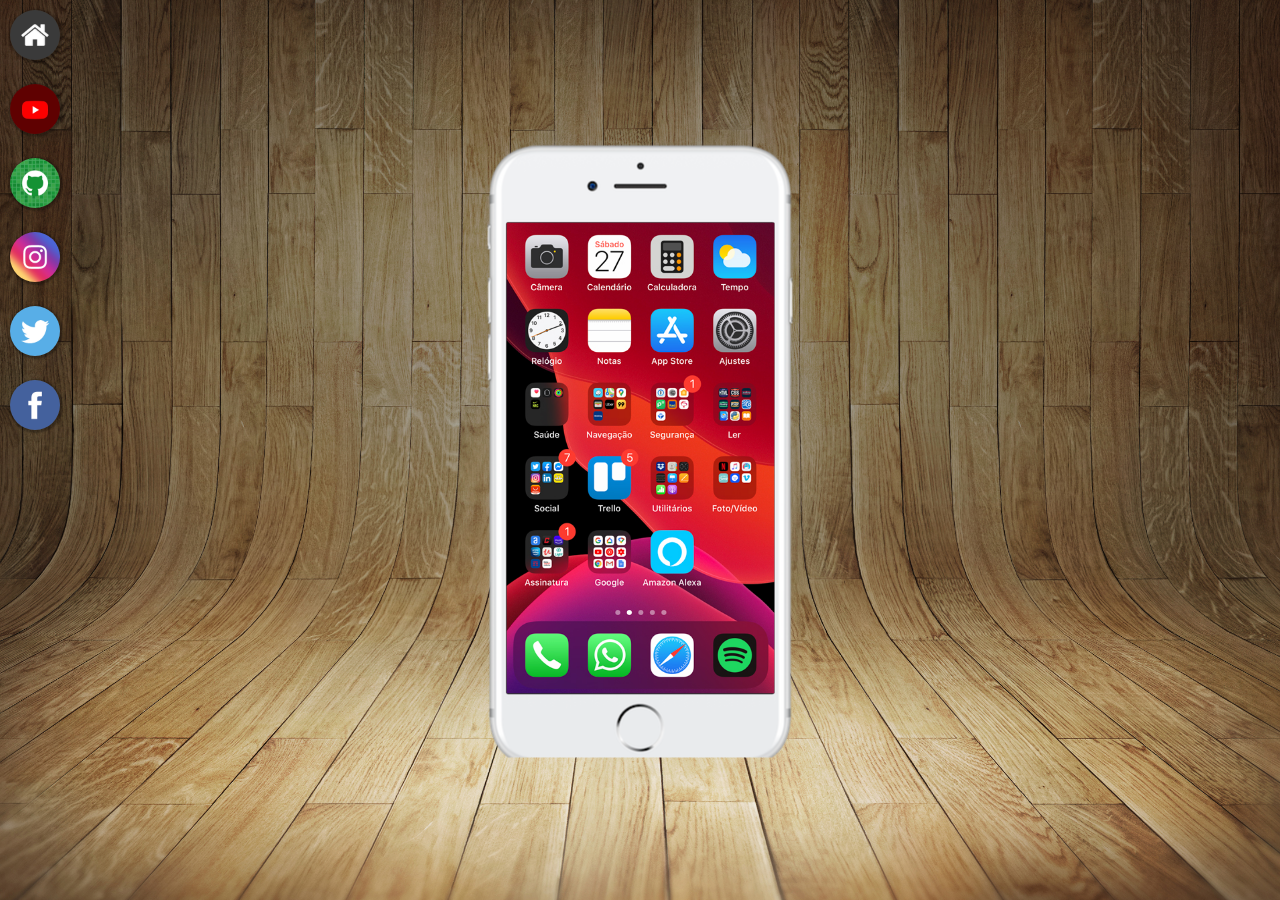
<file: index.html>
<!DOCTYPE html>
<html lang="pt-br">
<head>
    <meta charset="UTF-8">
    <meta name="viewport" content="width=device-width, initial-scale=1.0">
    <title>Projetos Redes Sociais</title>
    <link rel="stylesheet" href="Estilos/style.css">
    <link rel="shortcut icon" href="Favicons/favicon.ico" type="image/x-icon">
</head>
<body>
    <main>
        <section id="telefone">
            <iframe src="home.html" name="tela" id="tela" frameborder="0"></iframe>

        </section>
        <section id="redes-sociais">
            <a href="home.html" target="tela"><img src="imagens/logo-home.jpg" alt=""></a><br>
            <a href="youtube.html" target="tela"><img src="imagens/logo-youtube.jpg" alt=""></a><br>
            <a href="github.html" target="tela"><img src="imagens/logo-github.jpg" alt=""></a><br>
            <a href="instagram.html" target="tela"><img src="imagens/logo-instagram.jpg" alt=""></a><br>
            <a href="twitter.html" target="tela"><img src="imagens/logo-twitter.jpg" alt=""></a><br>
            <a href="facebook.html" target="tela"><img src="imagens/logo-facebook.jpg" alt=""></a>
        </section>
    </main>
</body>
</html>
</file>
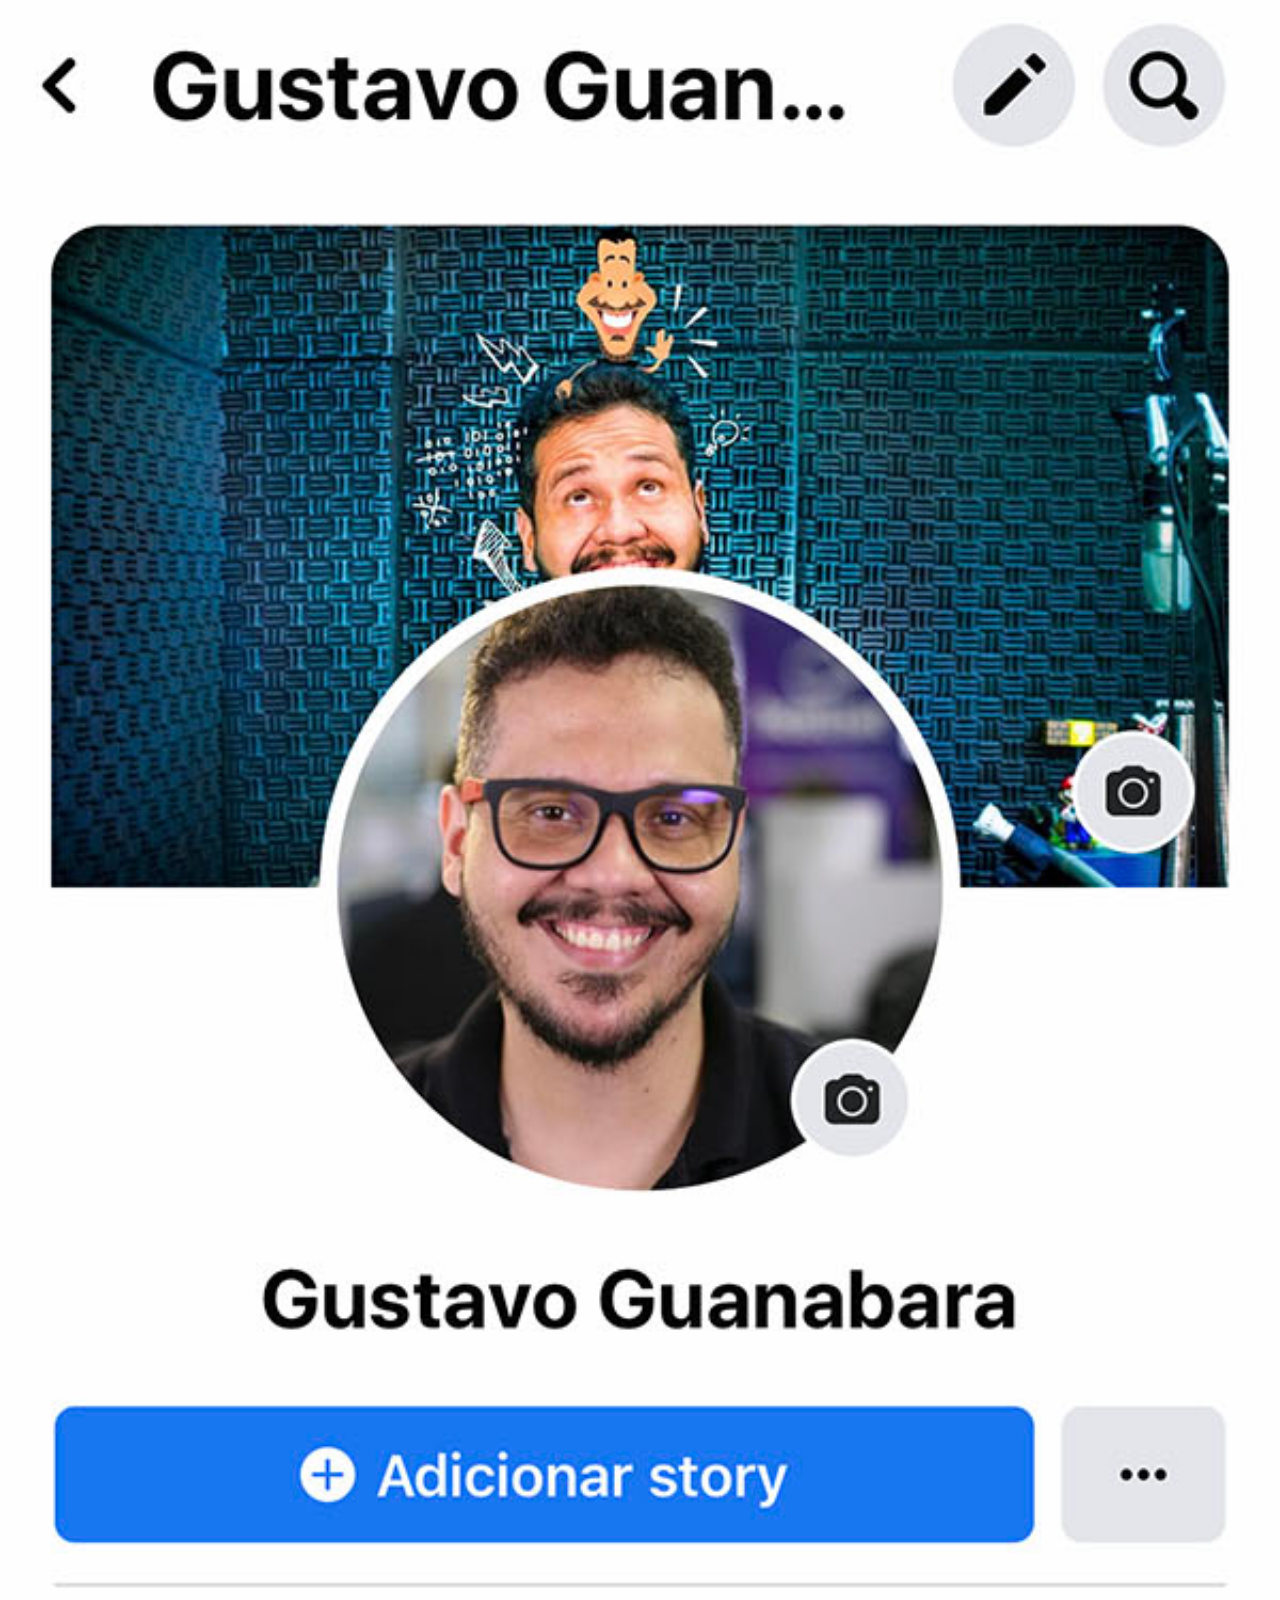
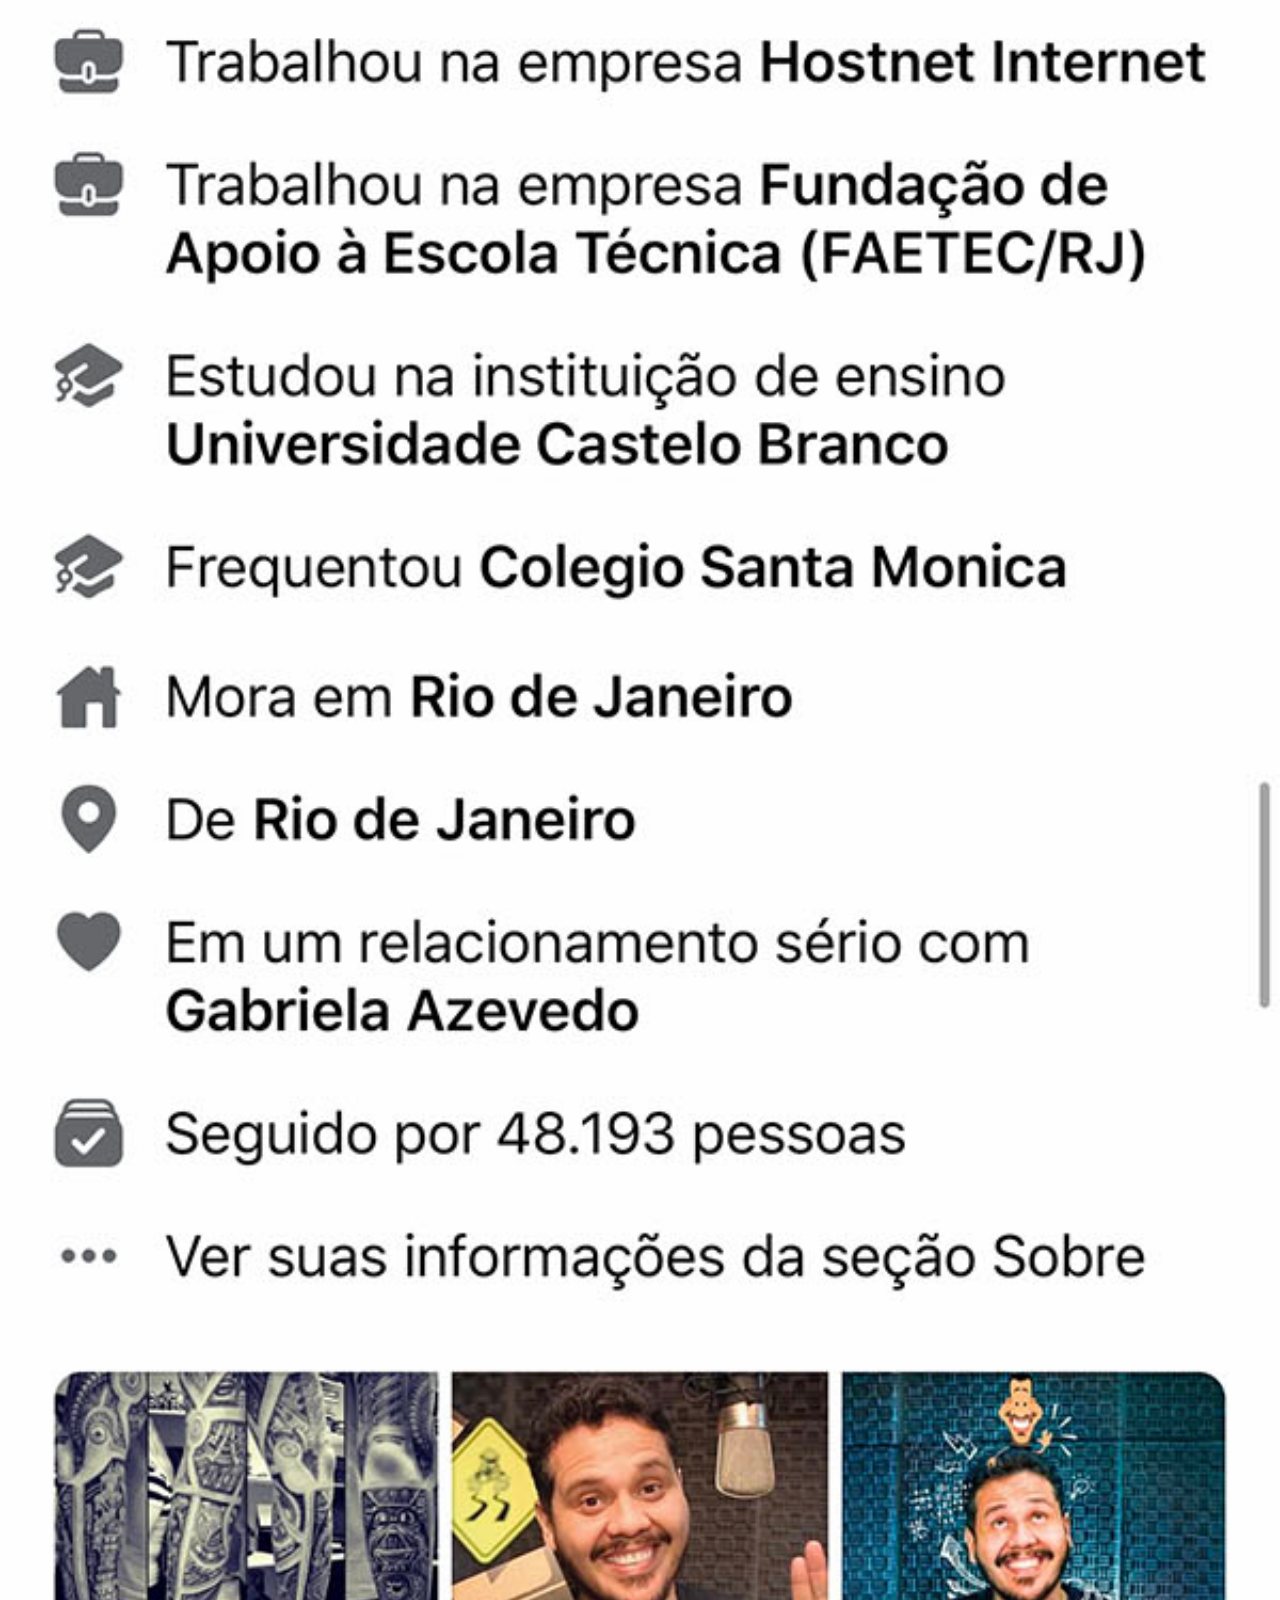
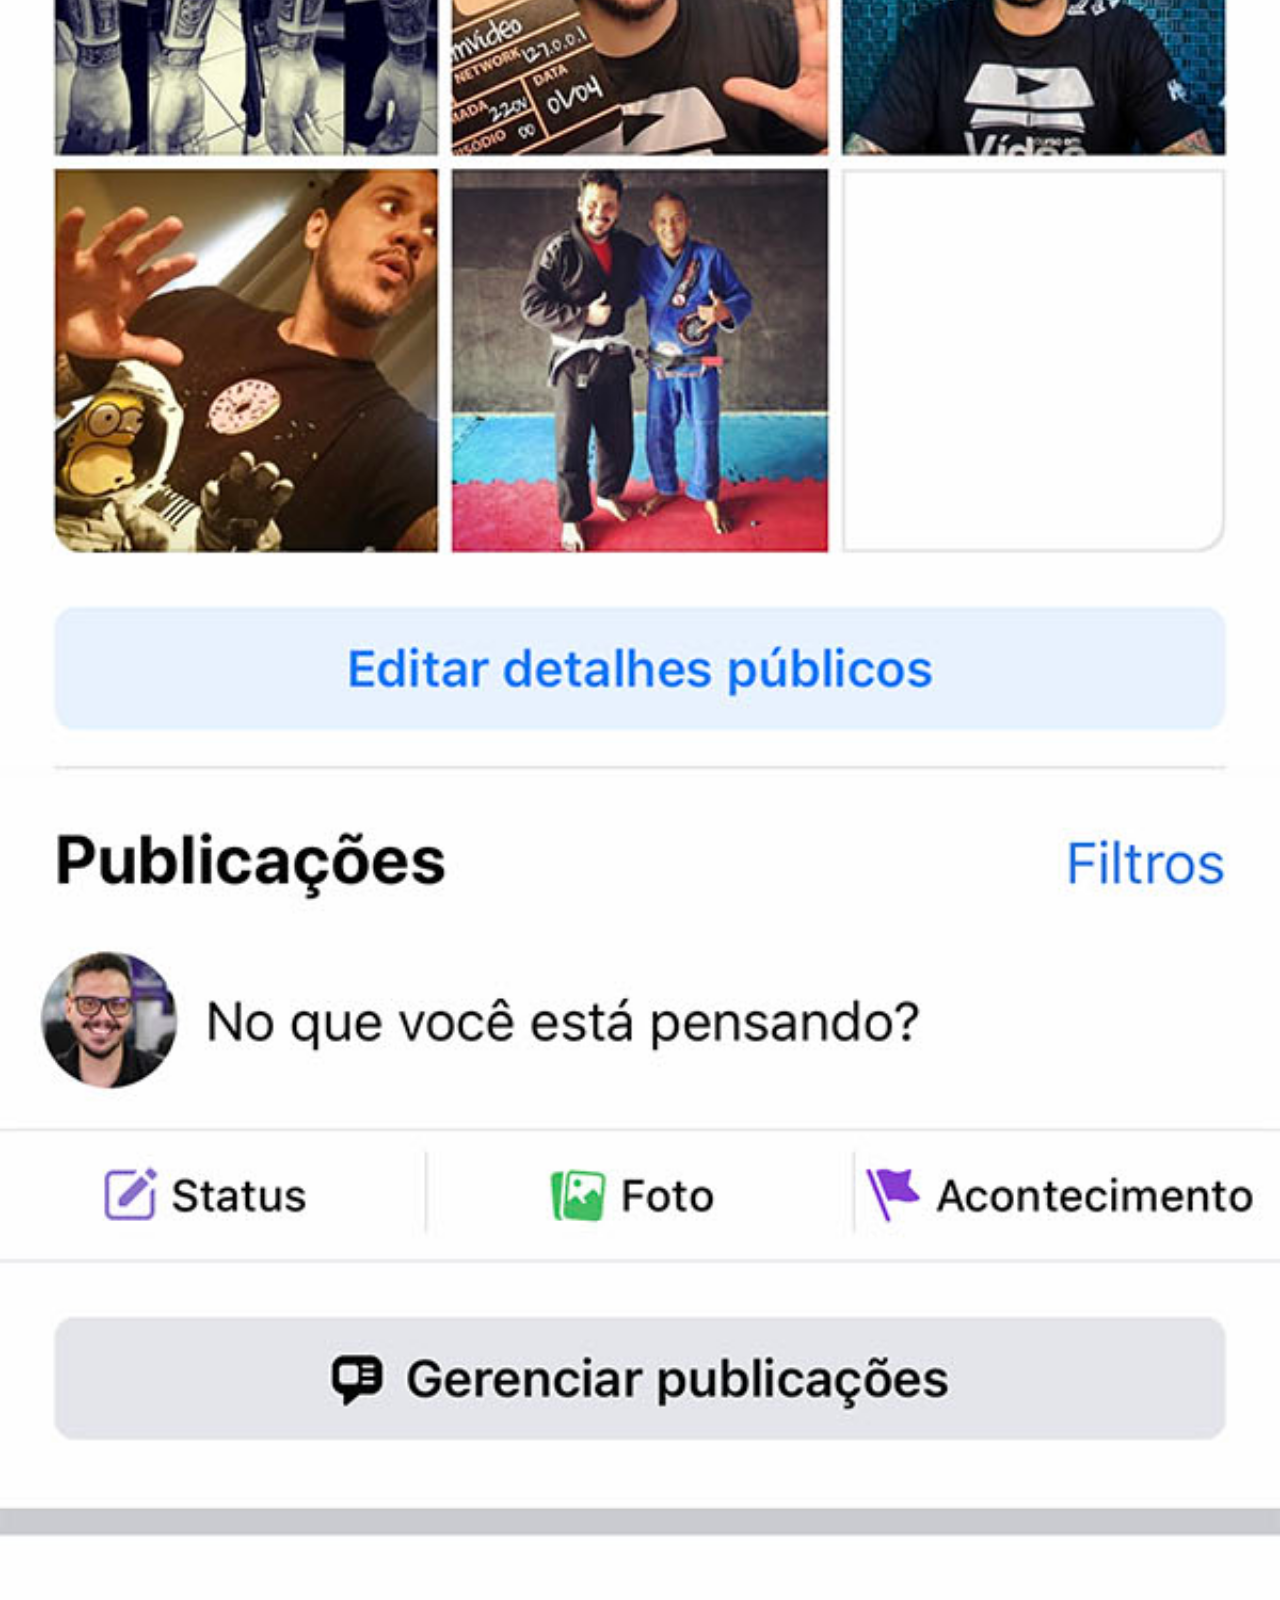
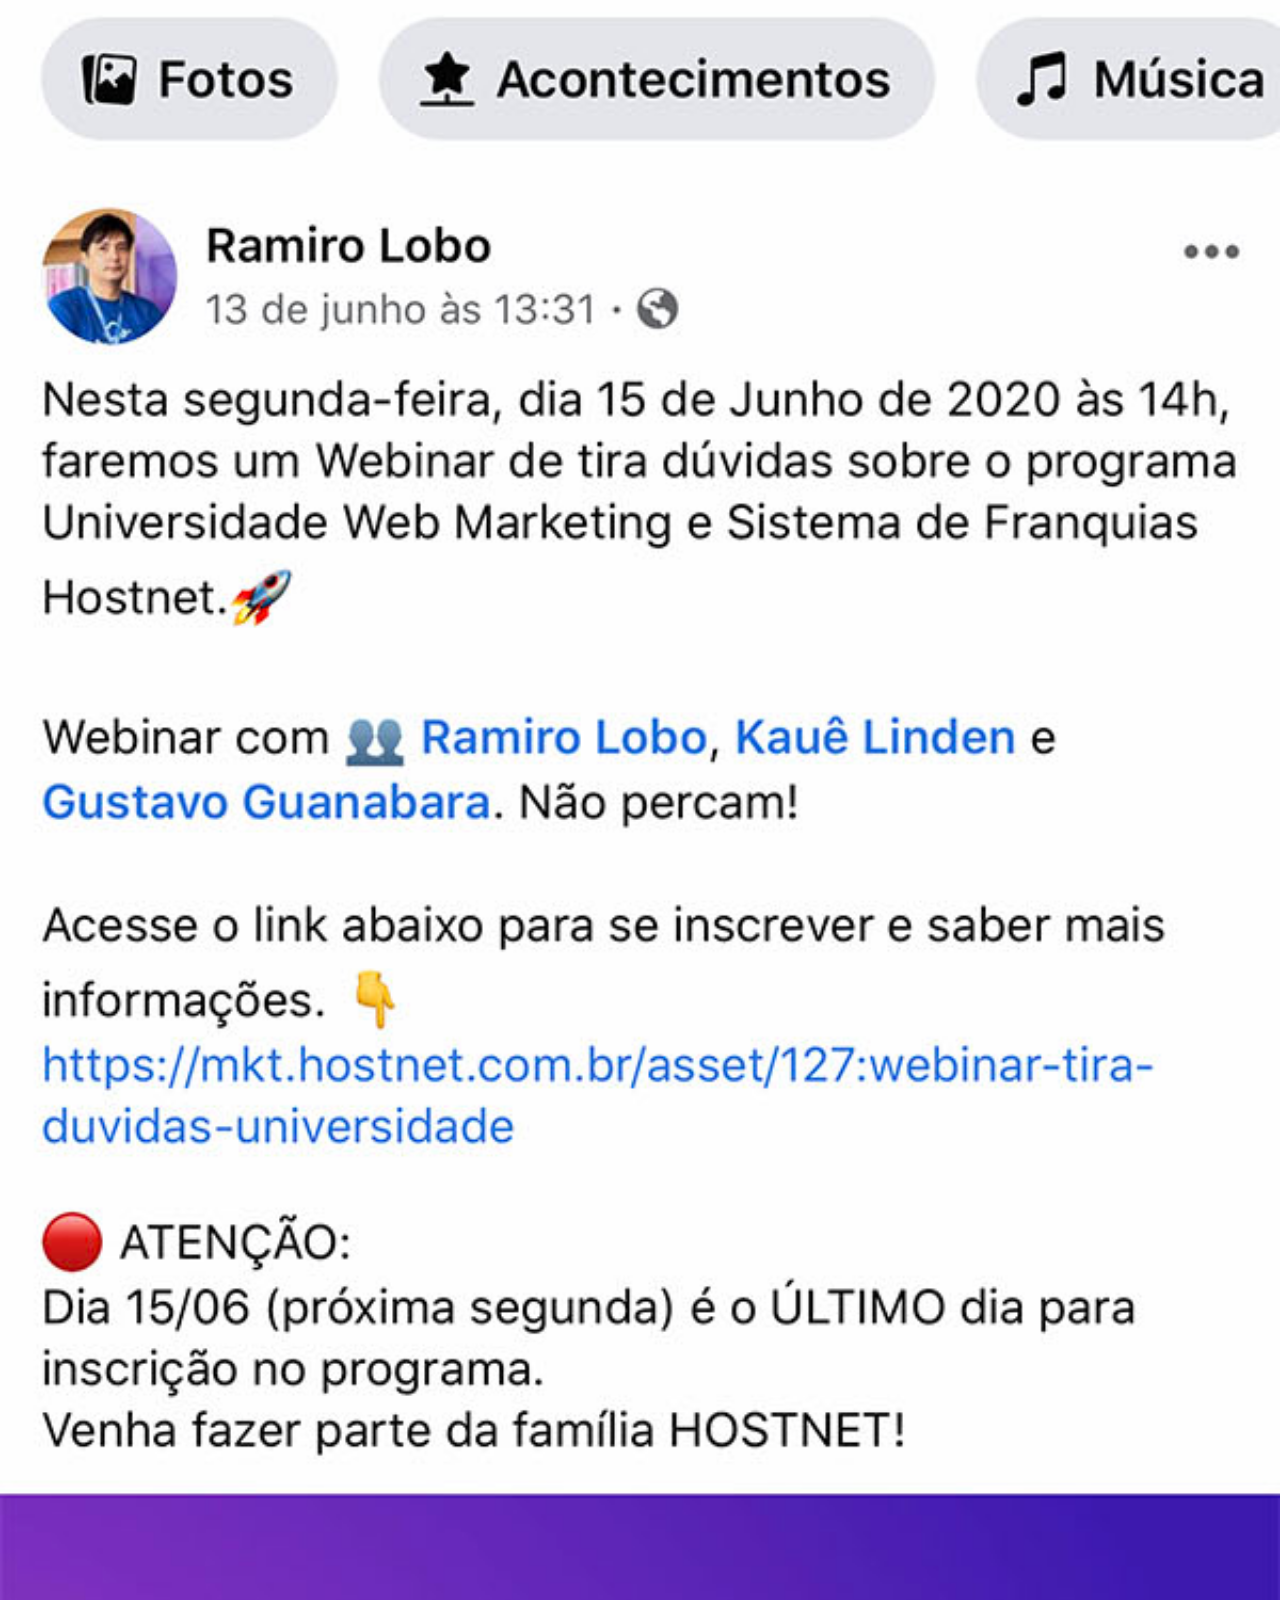
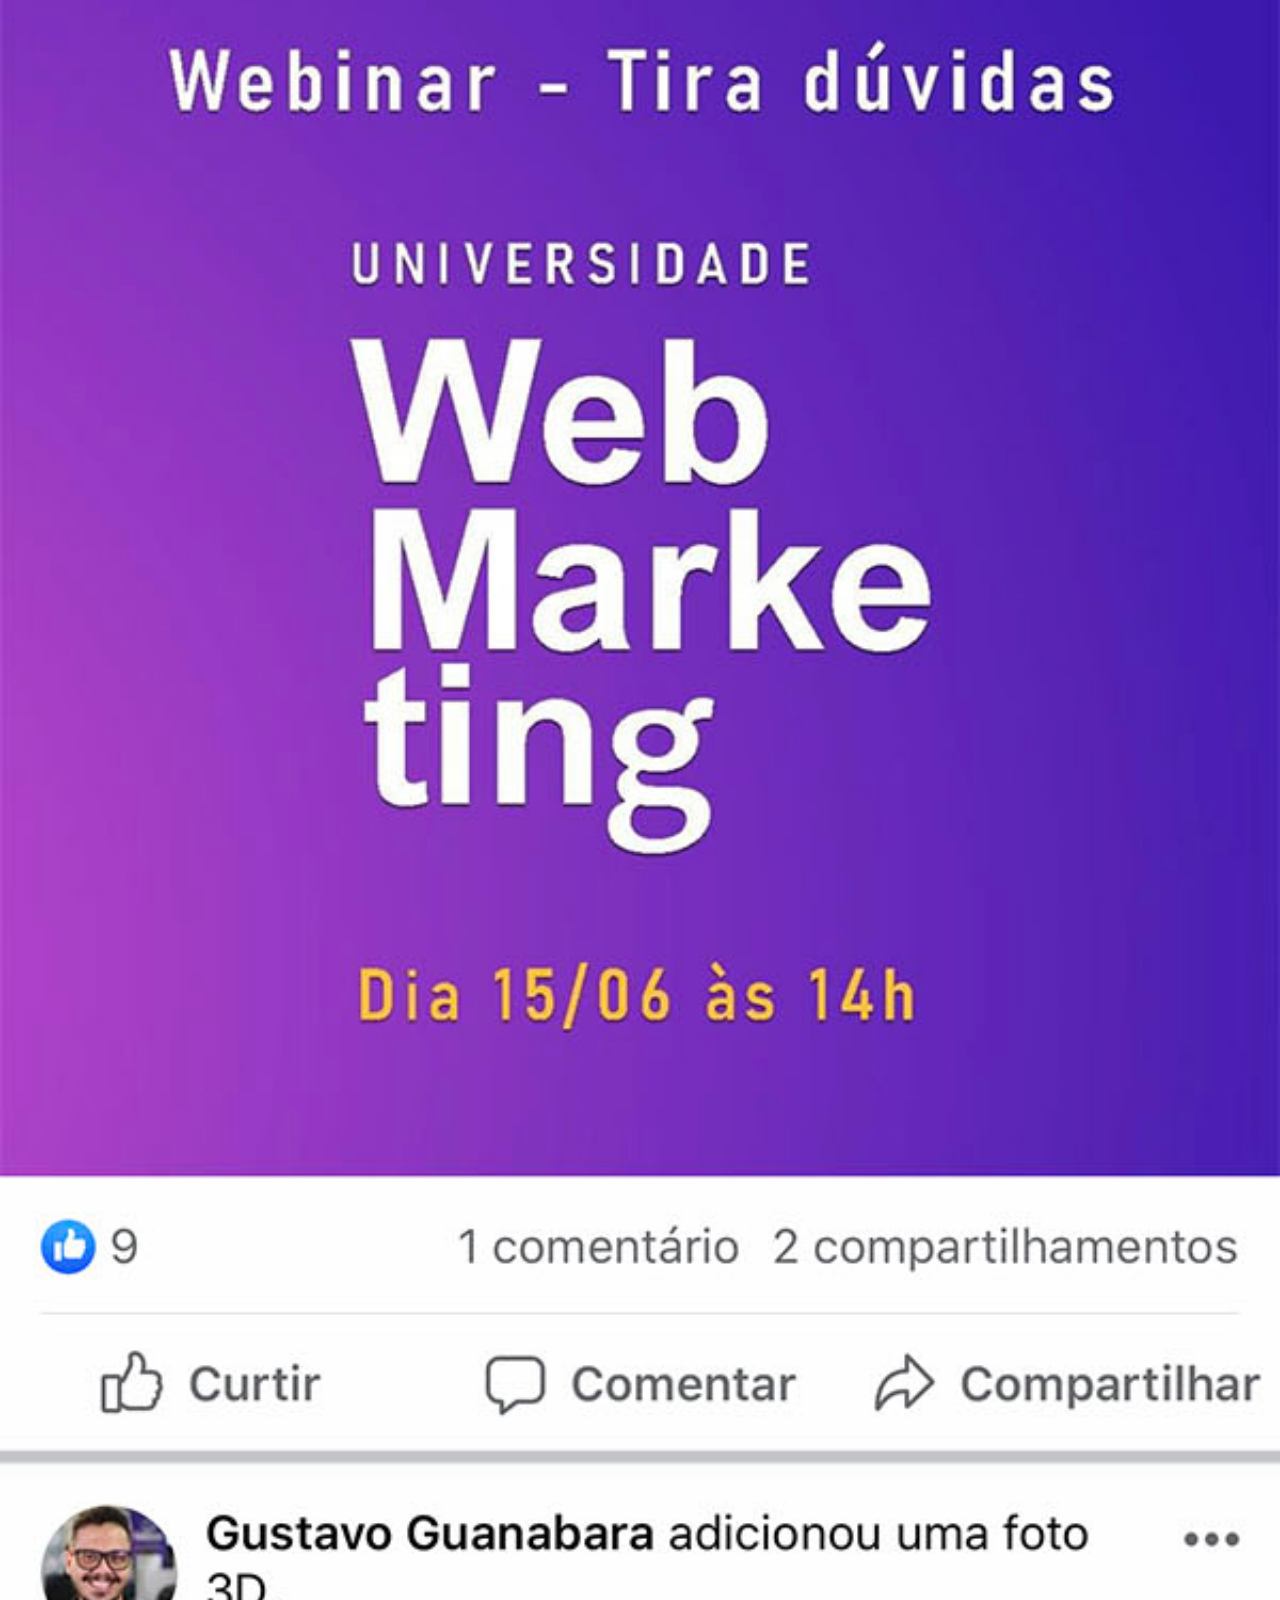
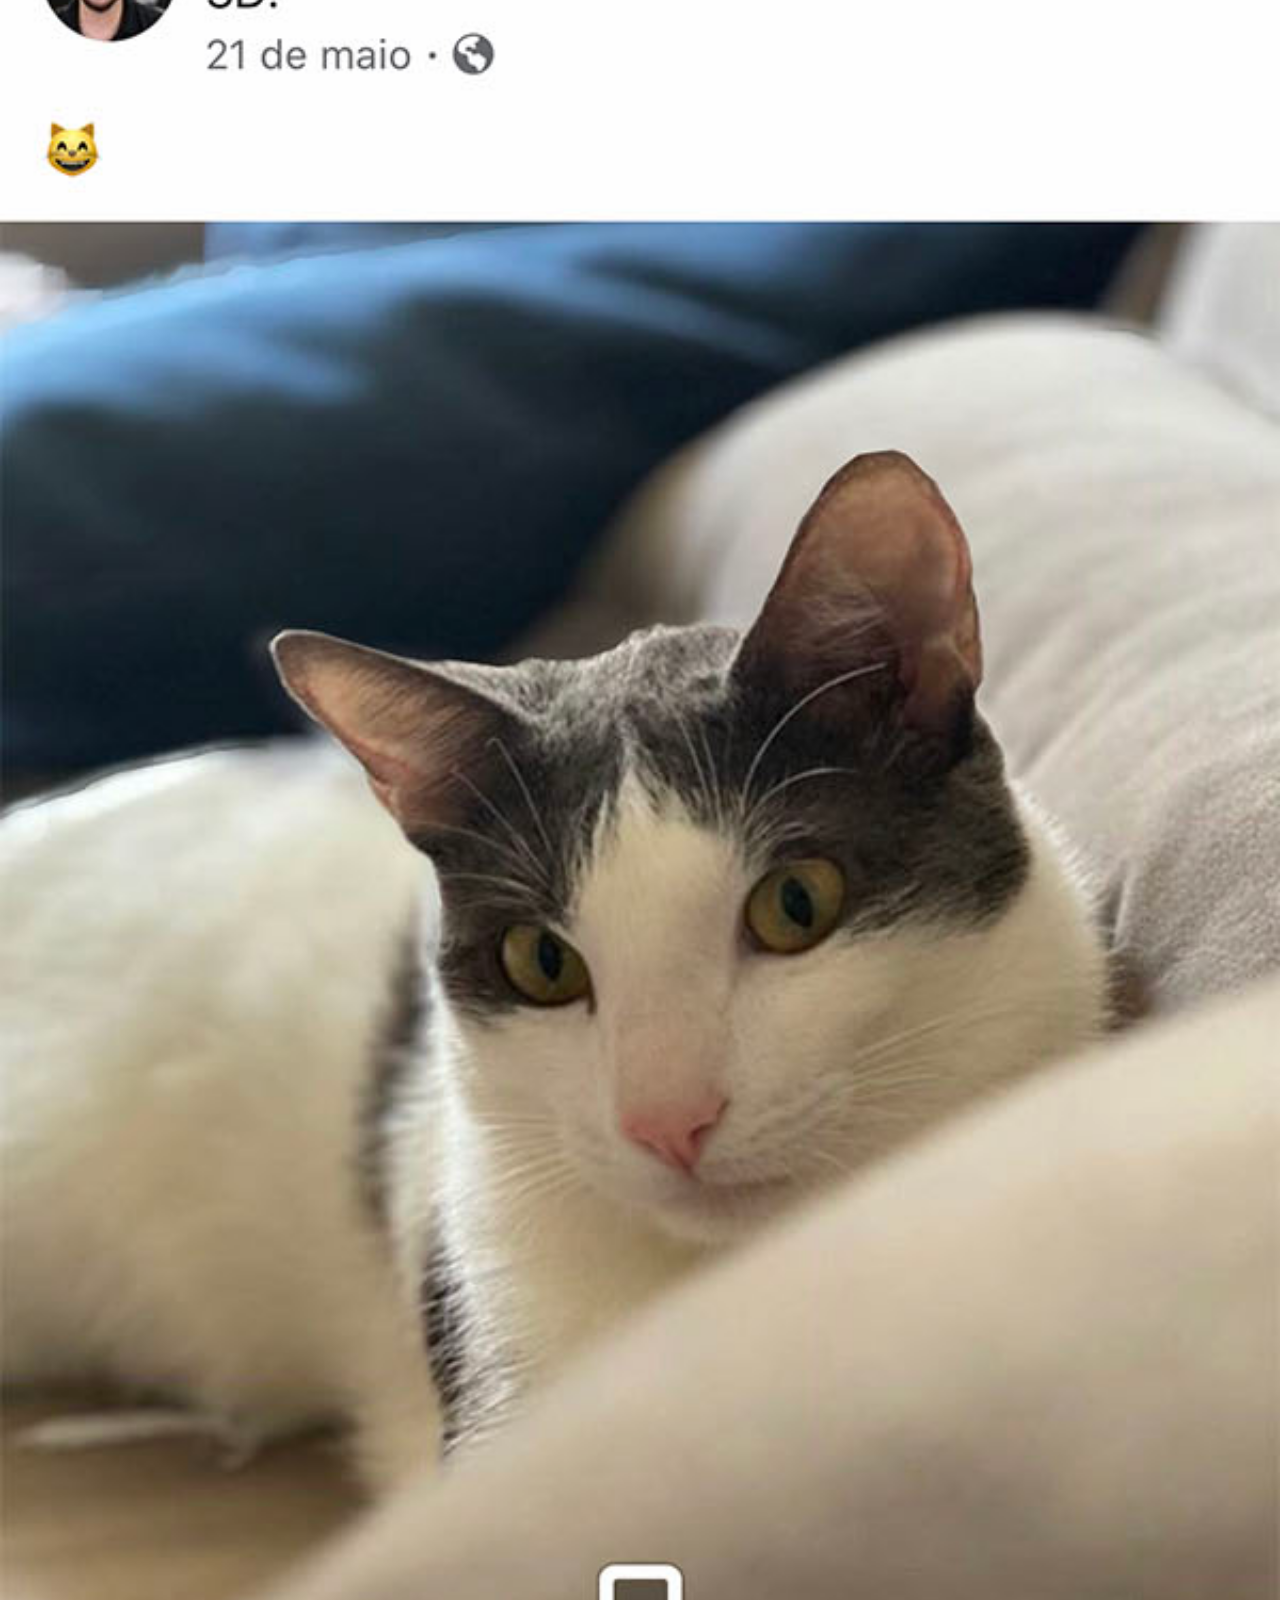
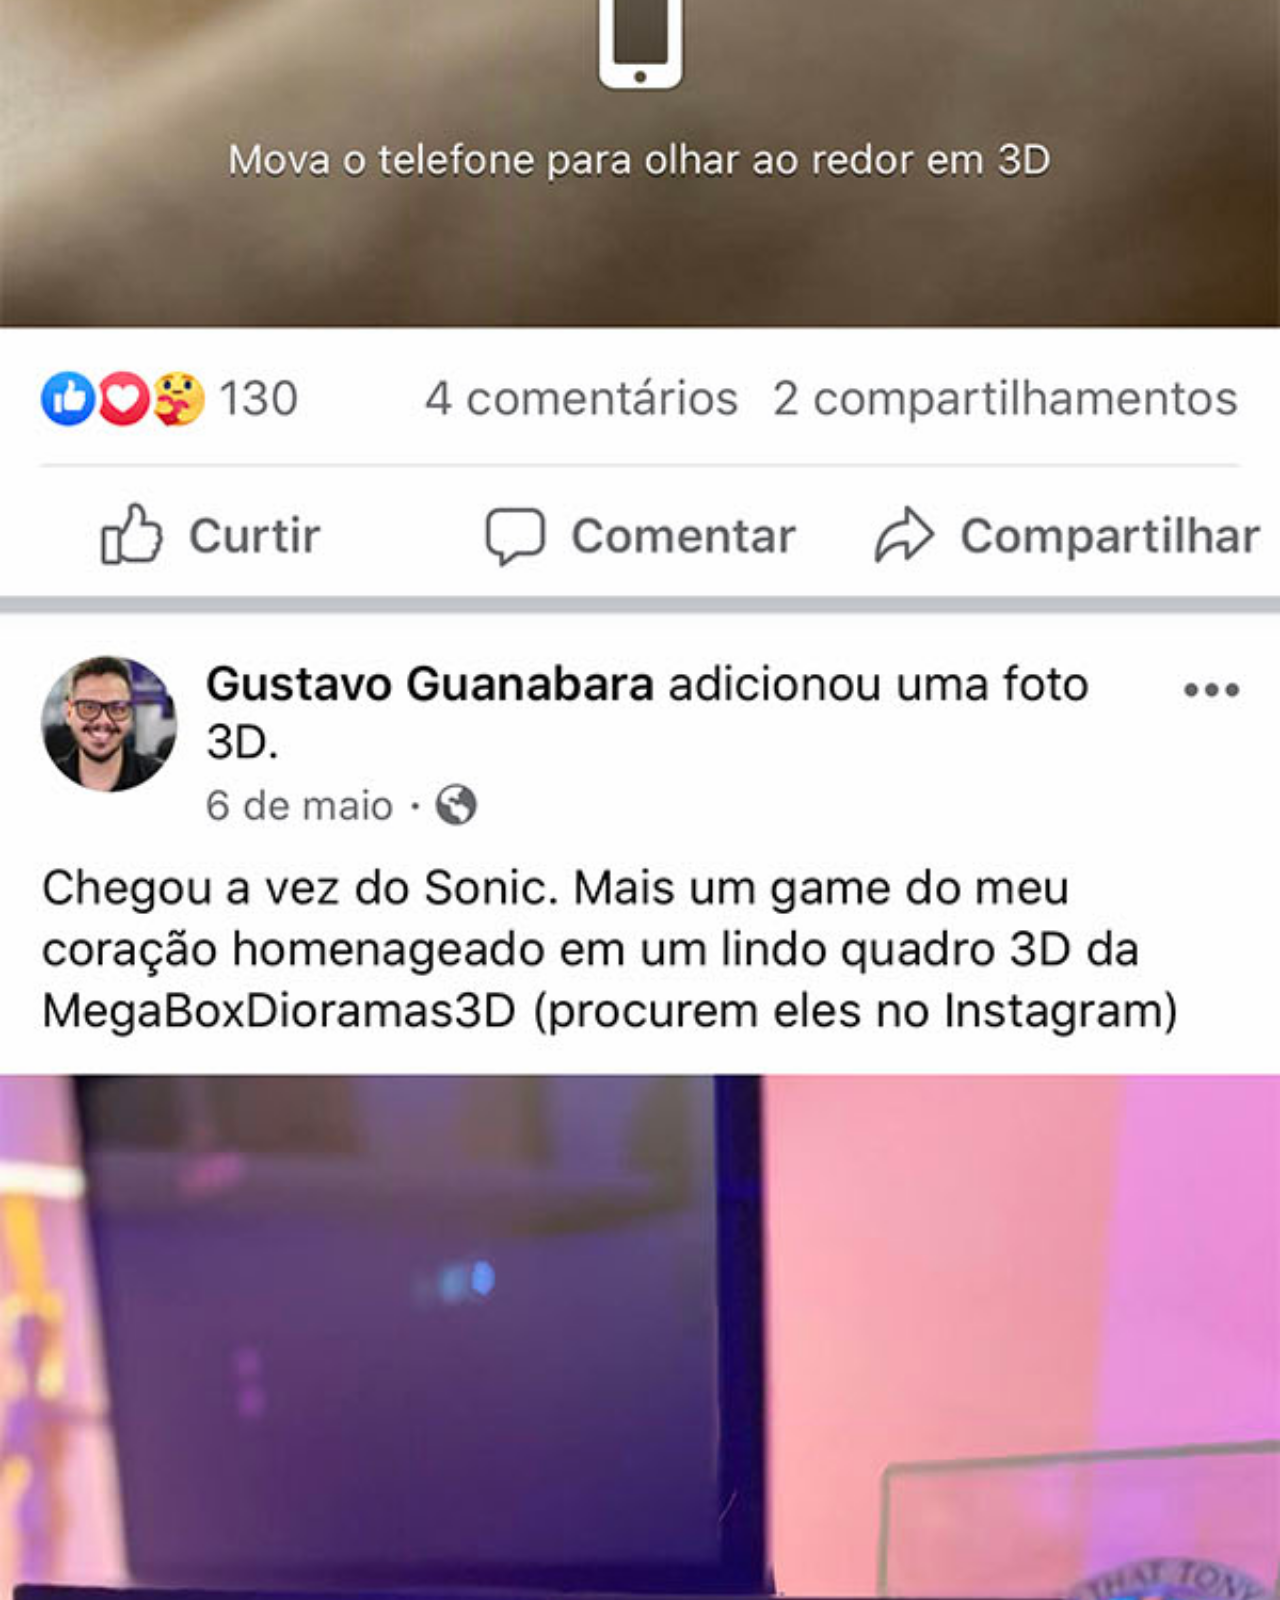
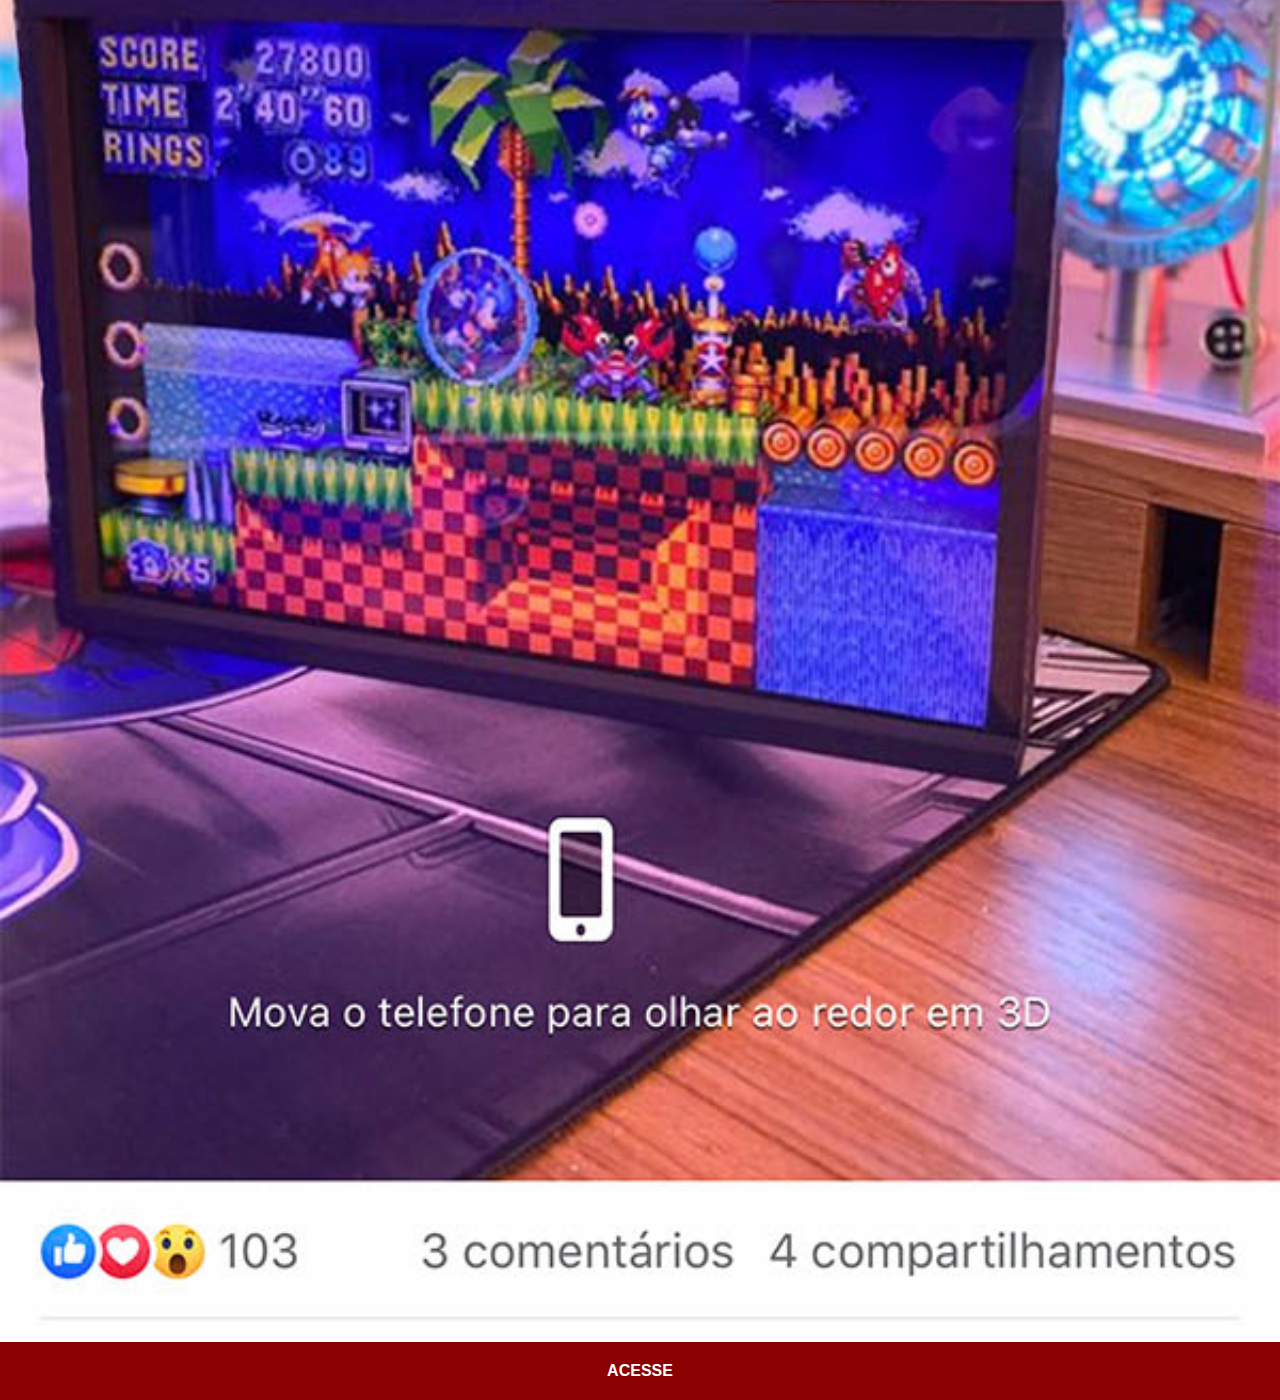
<file: facebook.html>
<!DOCTYPE html>
<html lang="pt-br">
<head>
    <meta charset="UTF-8">
    <meta name="viewport" content="width=device-width, initial-scale=1.0">
    <title>Facebook</title>
    <link rel="stylesheet" href="Estilos/social.css">
</head>
<body>
    <img src="imagens/tela-facebook.jpg" alt="">
    <a href="https://web.facebook.com/?locale=pt_BR&_rdc=1&_rdr" target="_blank">ACESSE</a>
</body>
</html>
</file>
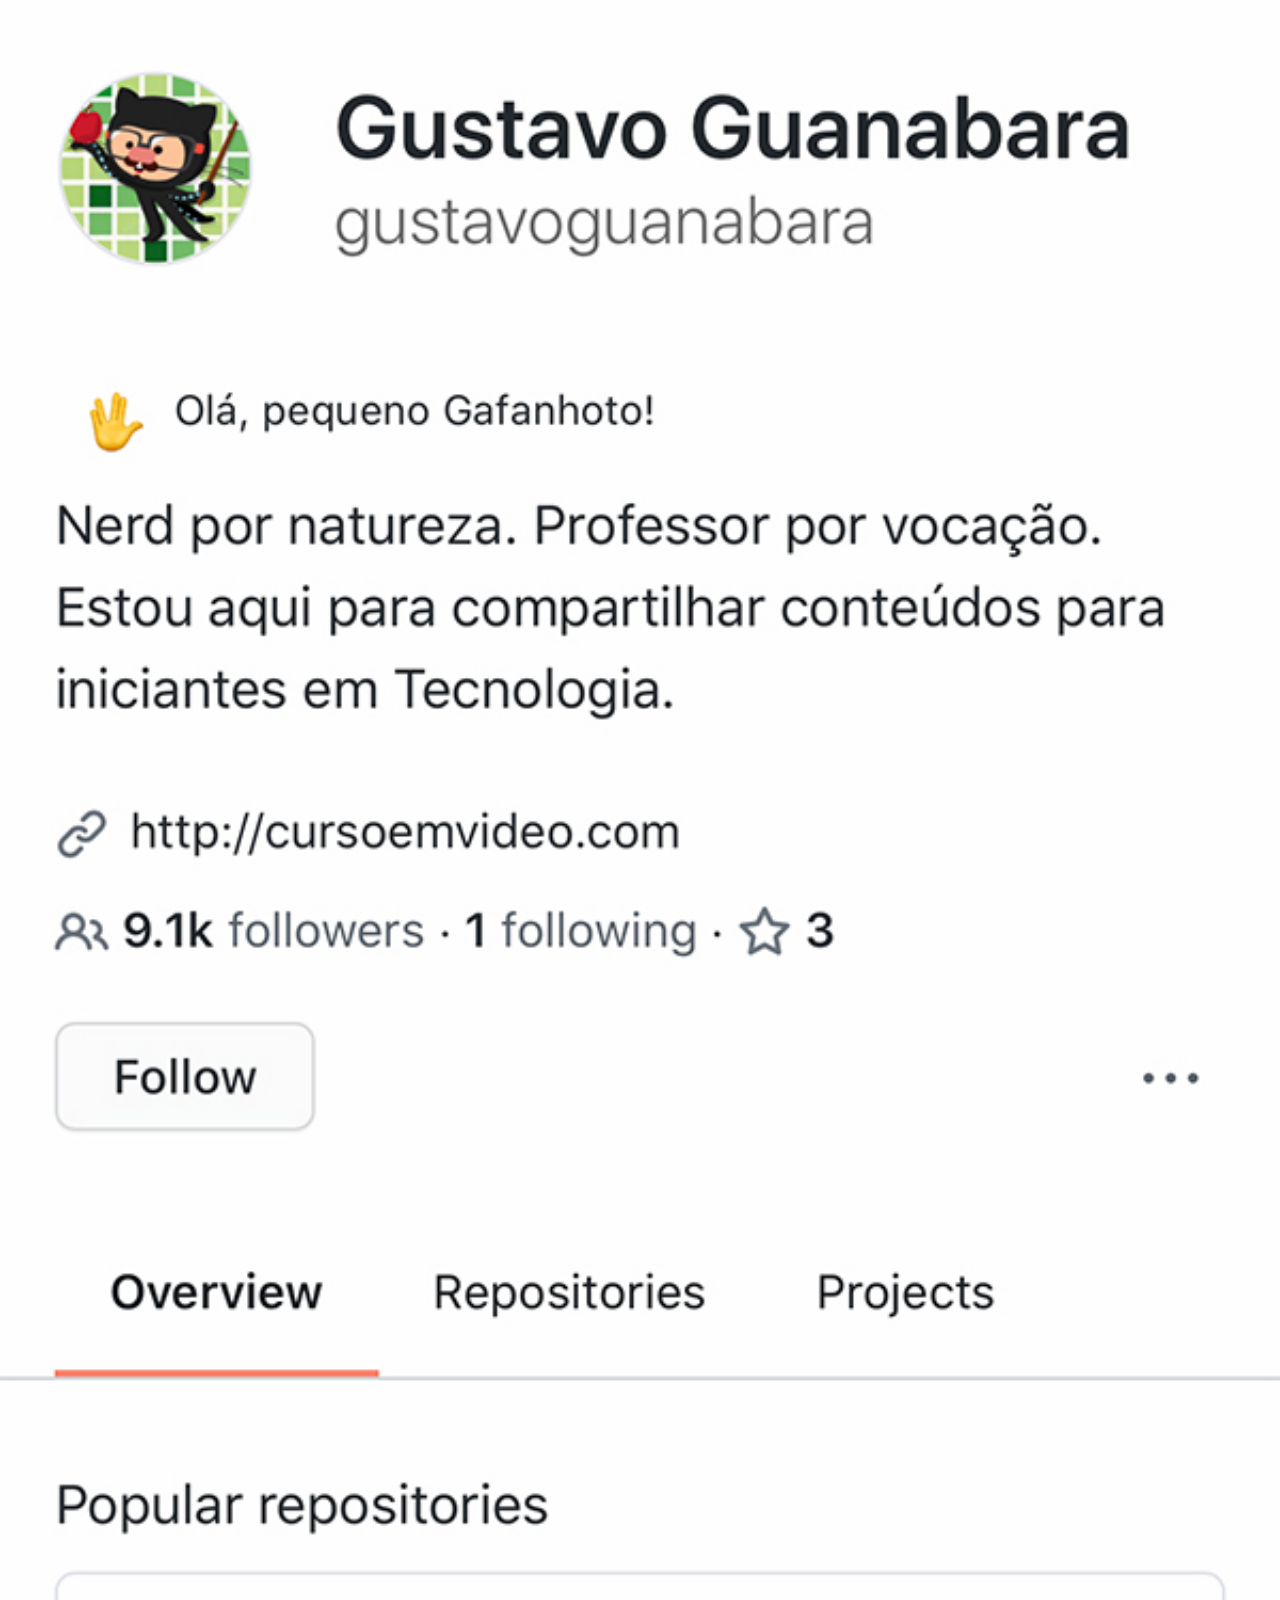
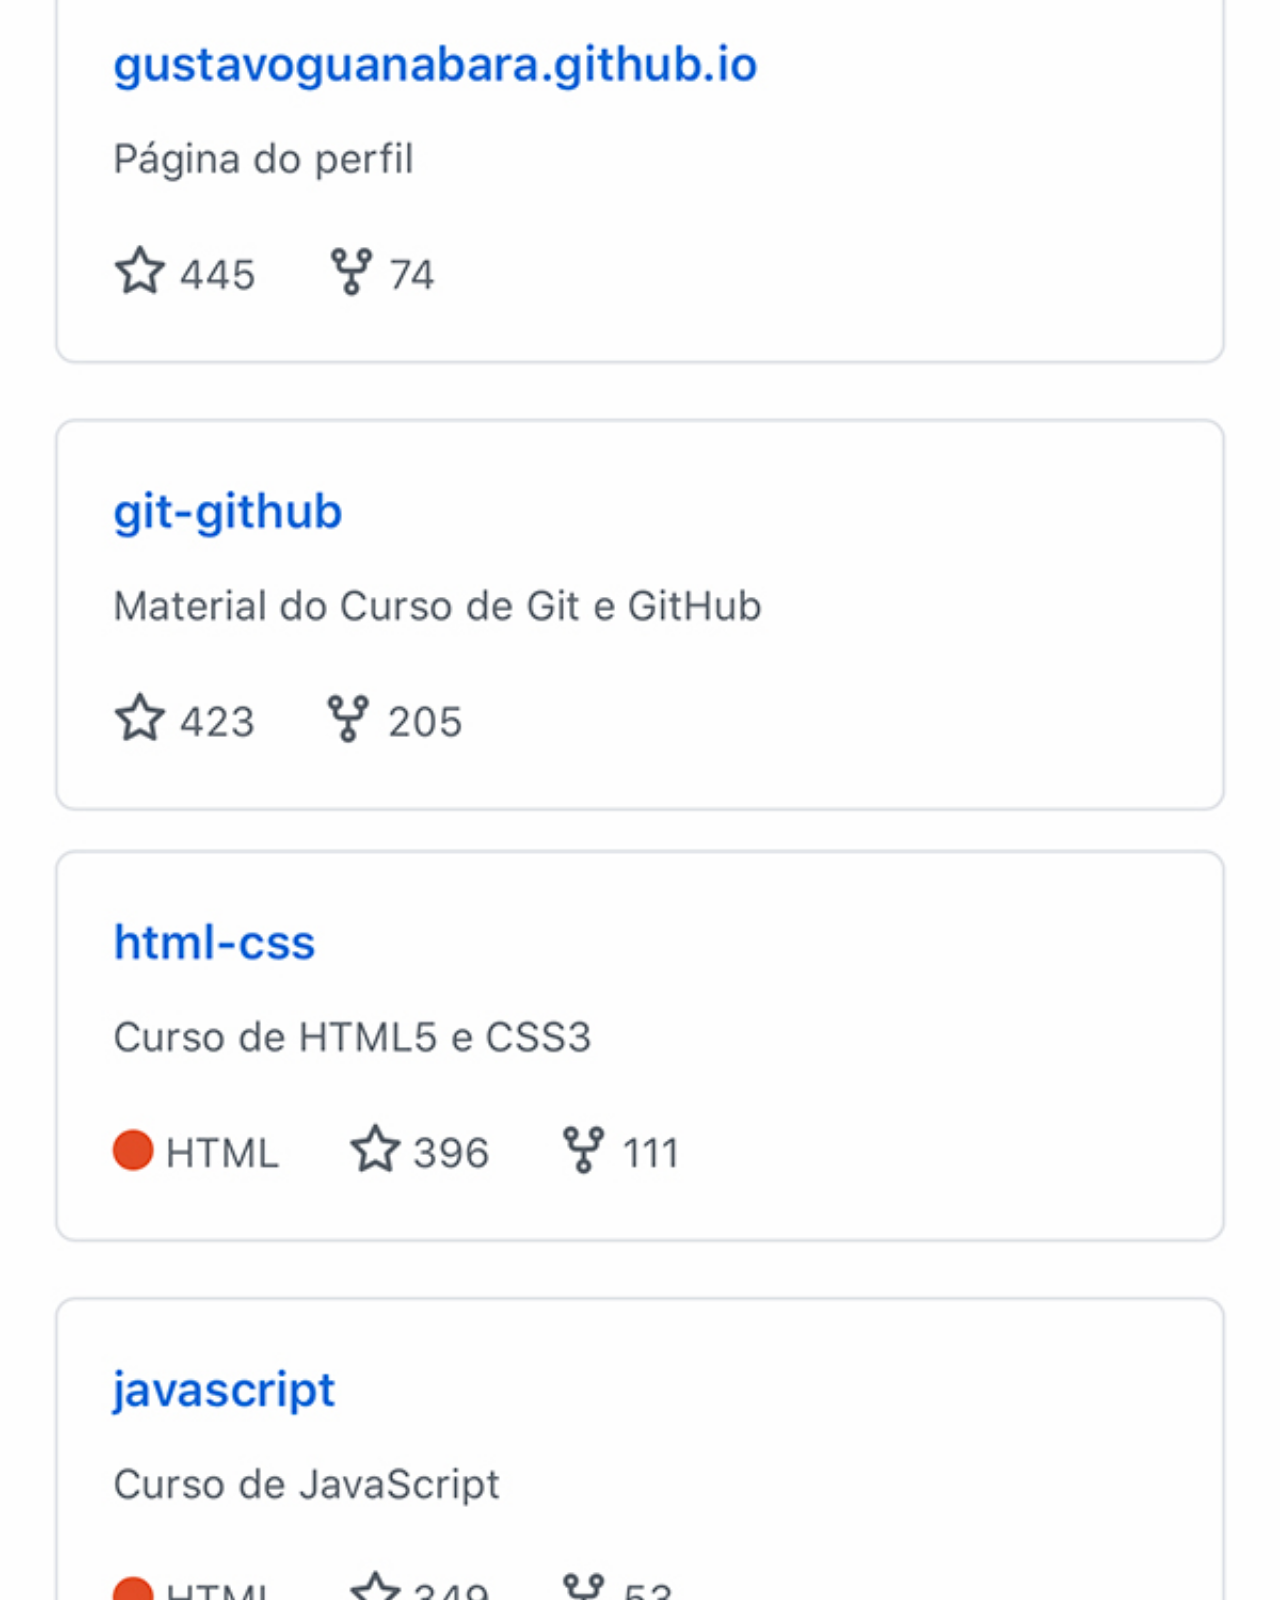
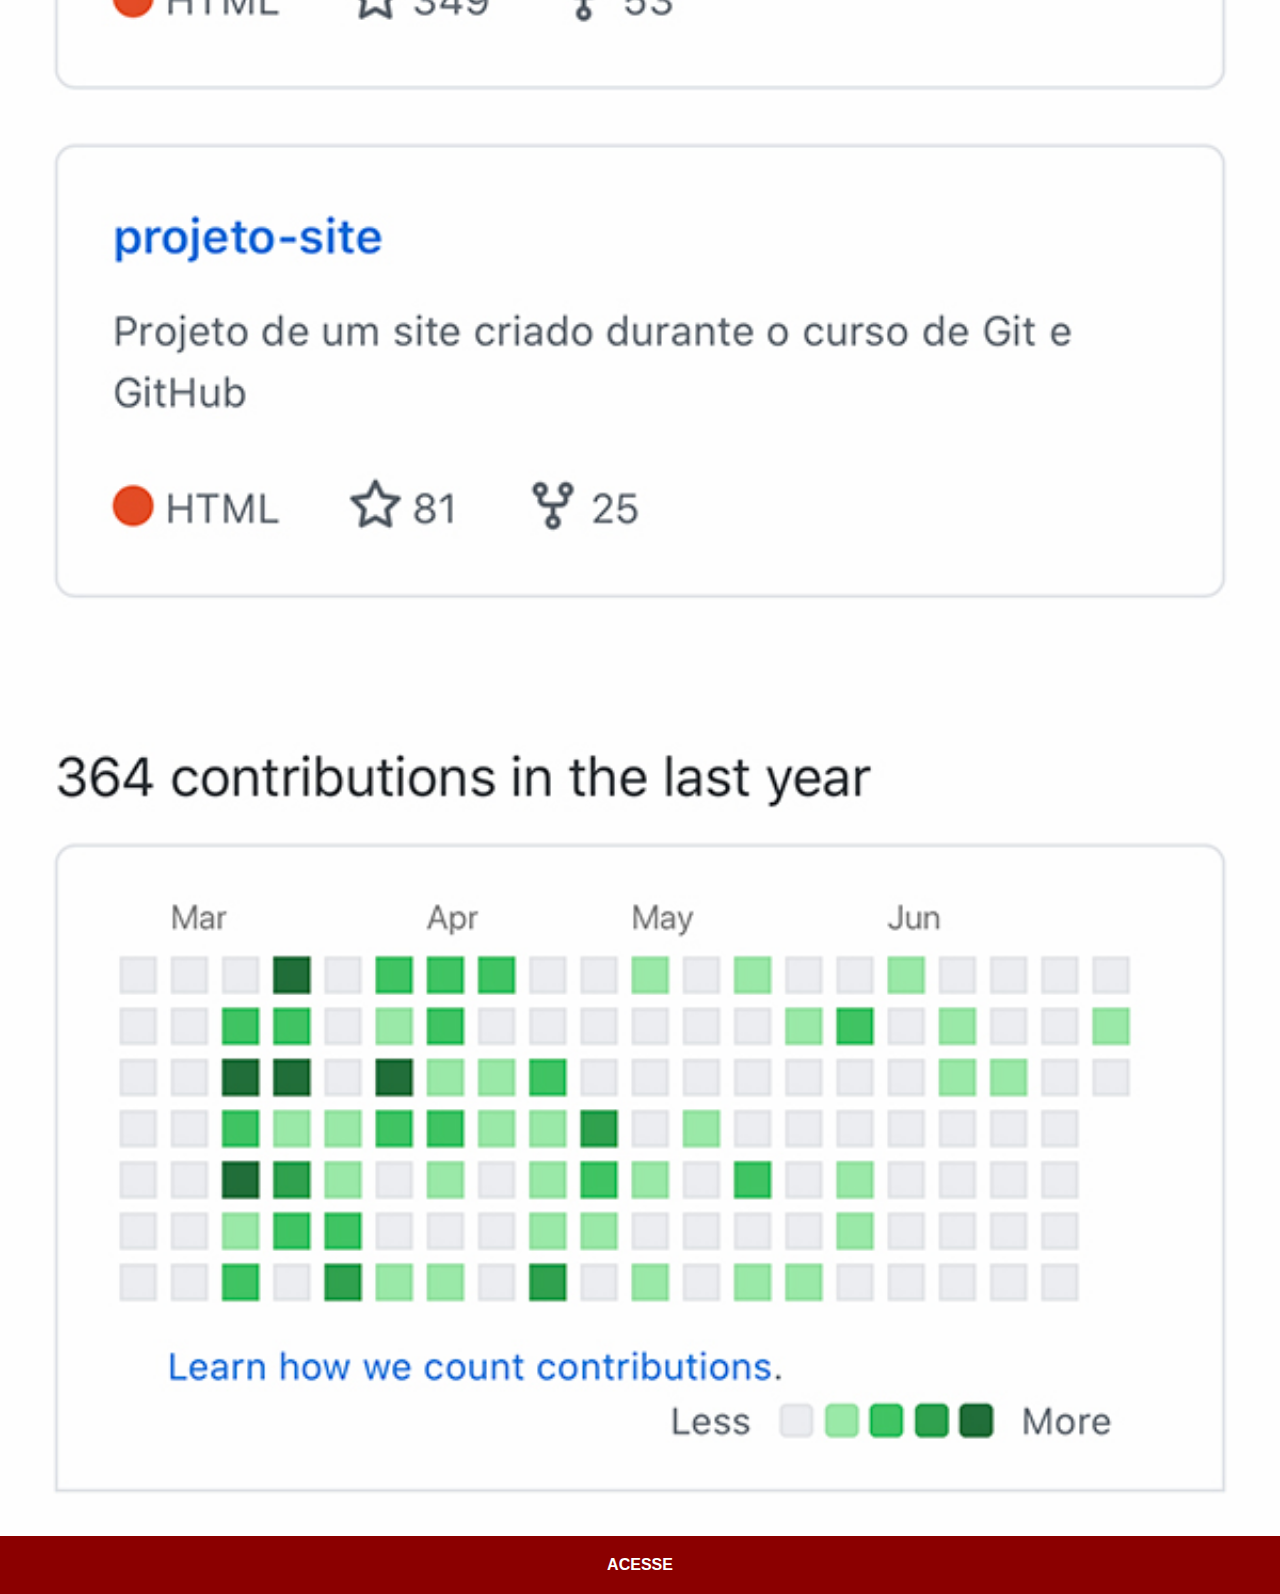
<file: github.html>
<!DOCTYPE html>
<html lang="pt-br">
<head>
    <meta charset="UTF-8">
    <meta name="viewport" content="width=device-width, initial-scale=1.0">
    <title>GitHub</title>
    <link rel="stylesheet" href="Estilos/social.css">
</head>
<body>
    <img src="imagens/tela-github.jpg" alt="">
    <a href="https://github.com/gustavoguanabara/html-css/tree/master/exercicios" target="_blank">ACESSE</a>
</body>
</html>
</file>
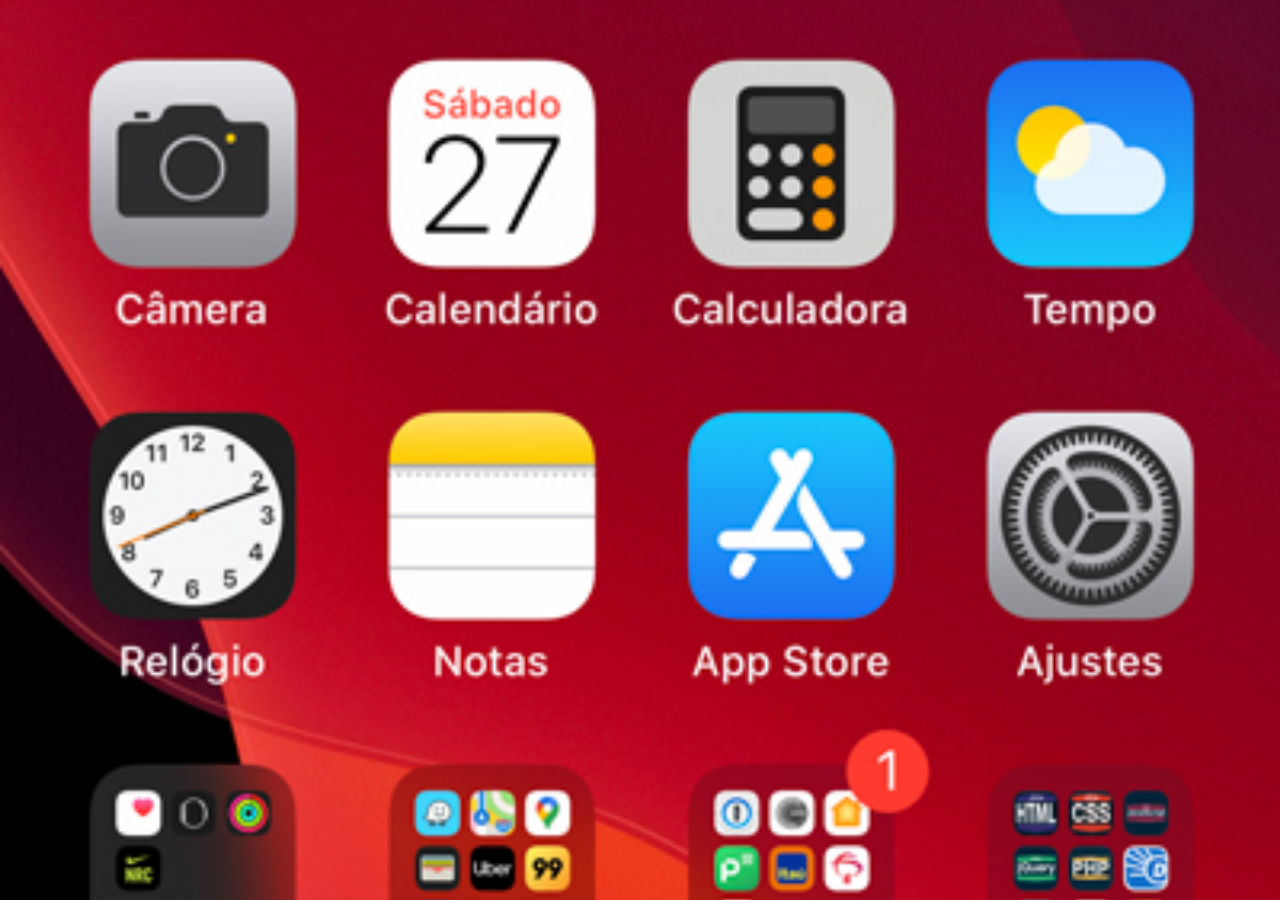
<file: home.html>
<!DOCTYPE html>
<html lang="pt-br">
<head>
    <meta charset="UTF-8">
    <meta name="viewport" content="width=device-width, initial-scale=1.0">
    <title>Home</title>
    <style>
        *{
            margin: 0px;
            padding: 0px;
        }

        body{
            width: 100vw;
            height: 100vh;
            background-color: black;
            background-image: url(imagens/tela-home.jpg);
            background-repeat: no-repeat;
            background-position: top;
            background-size: cover;
        }
    </style>
</head>
<body>
    
</body>
</html>
</file>
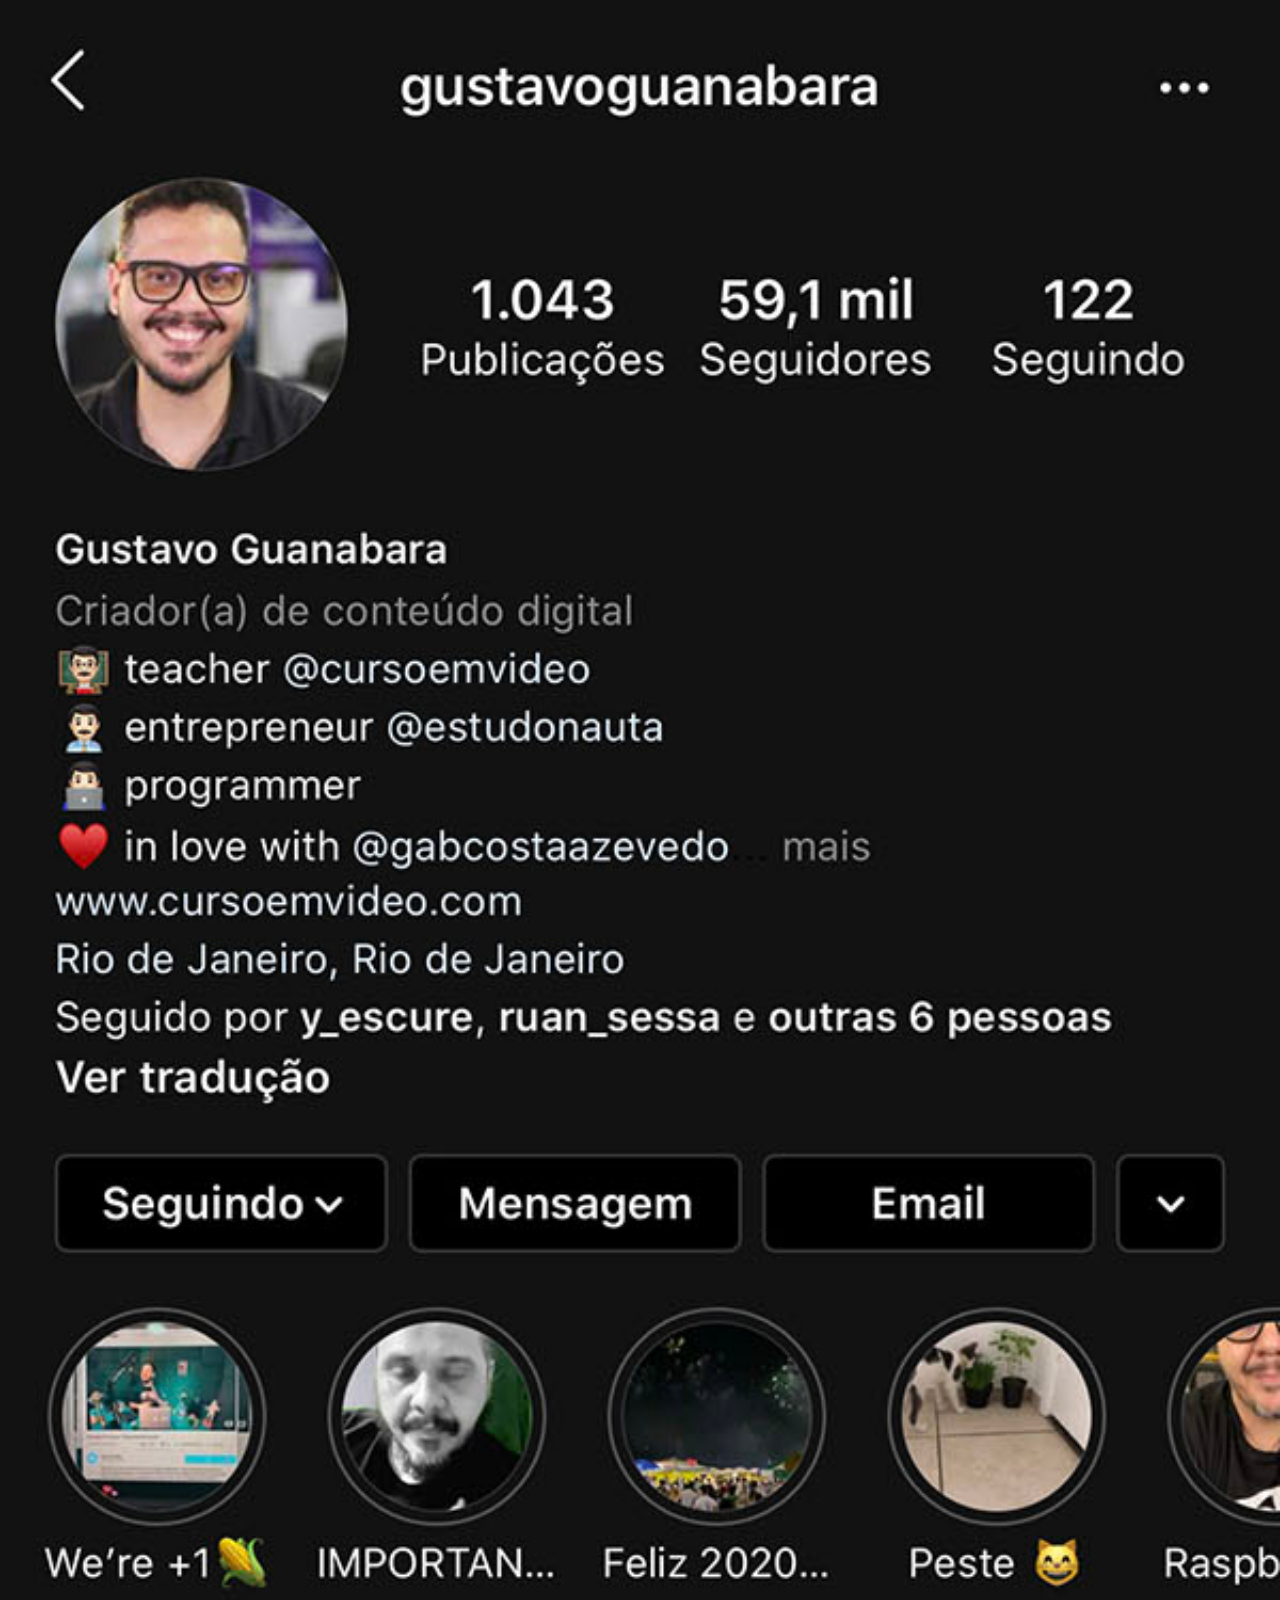
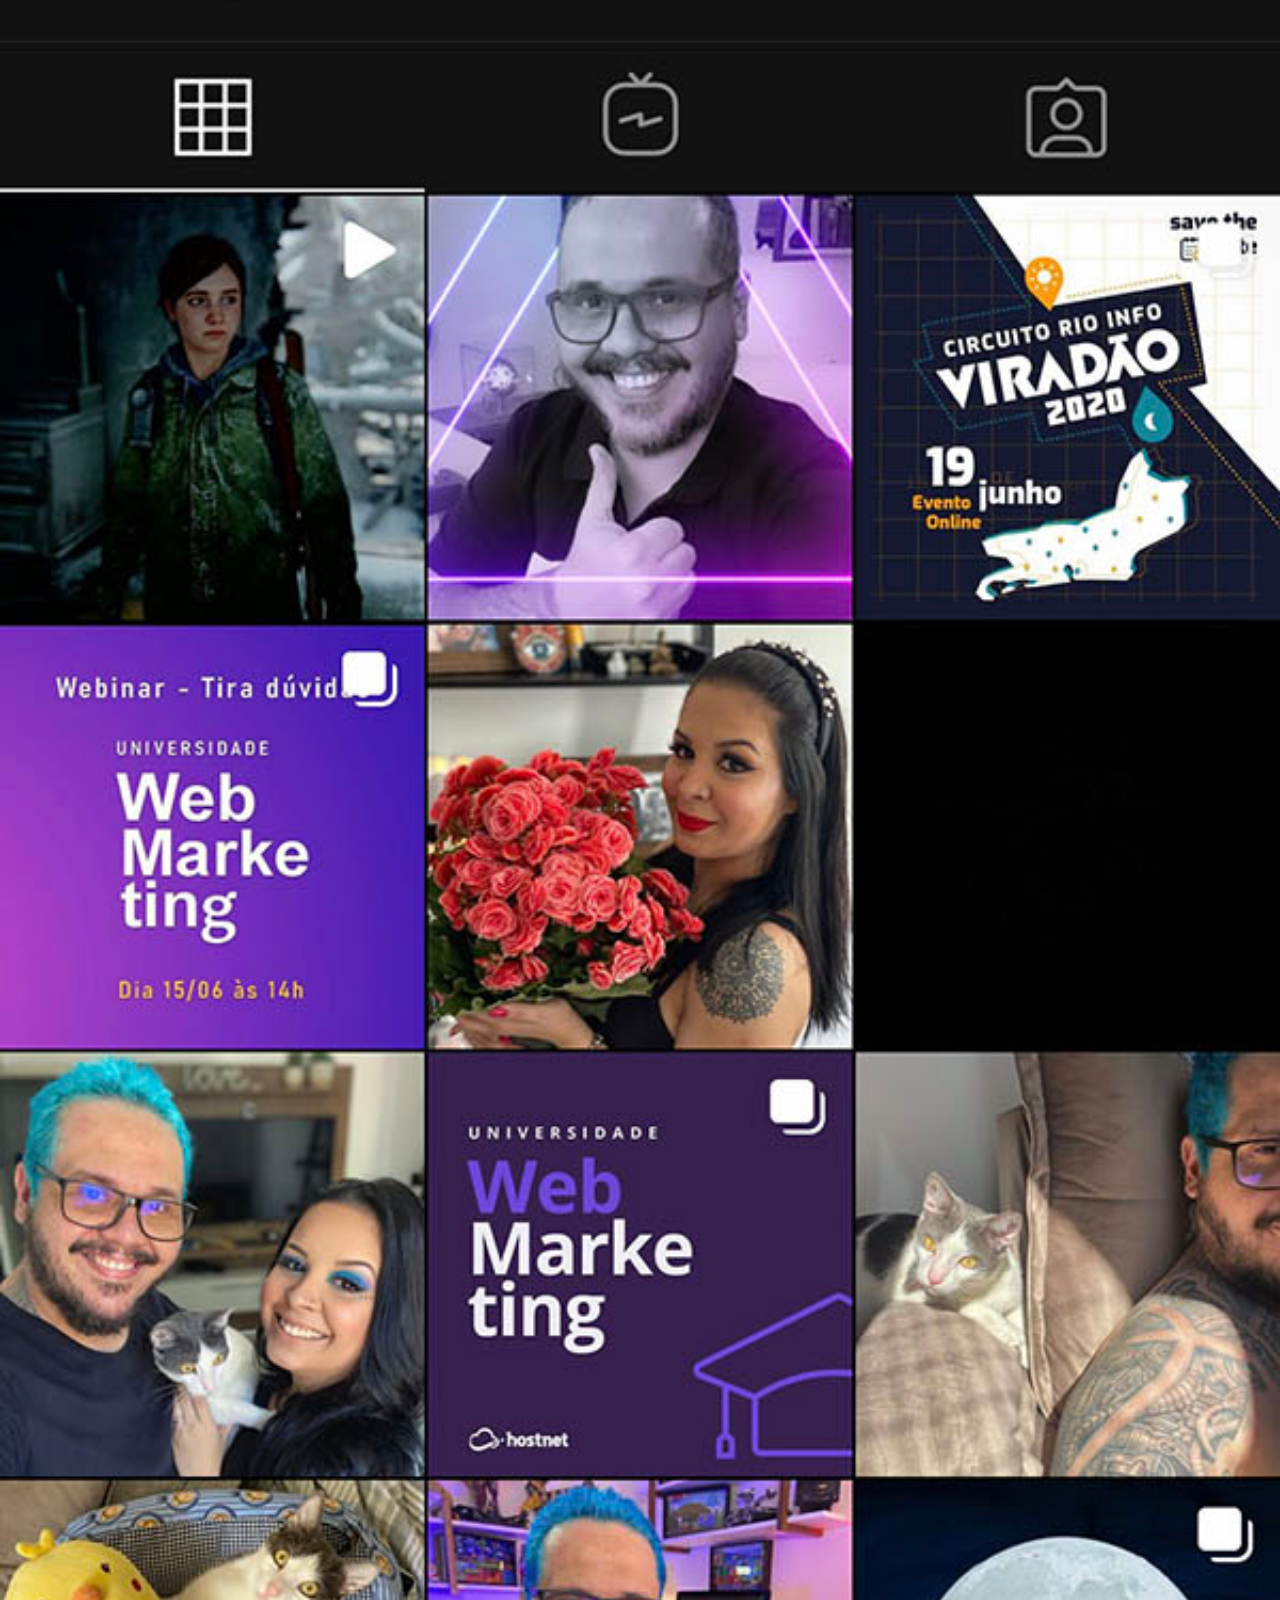
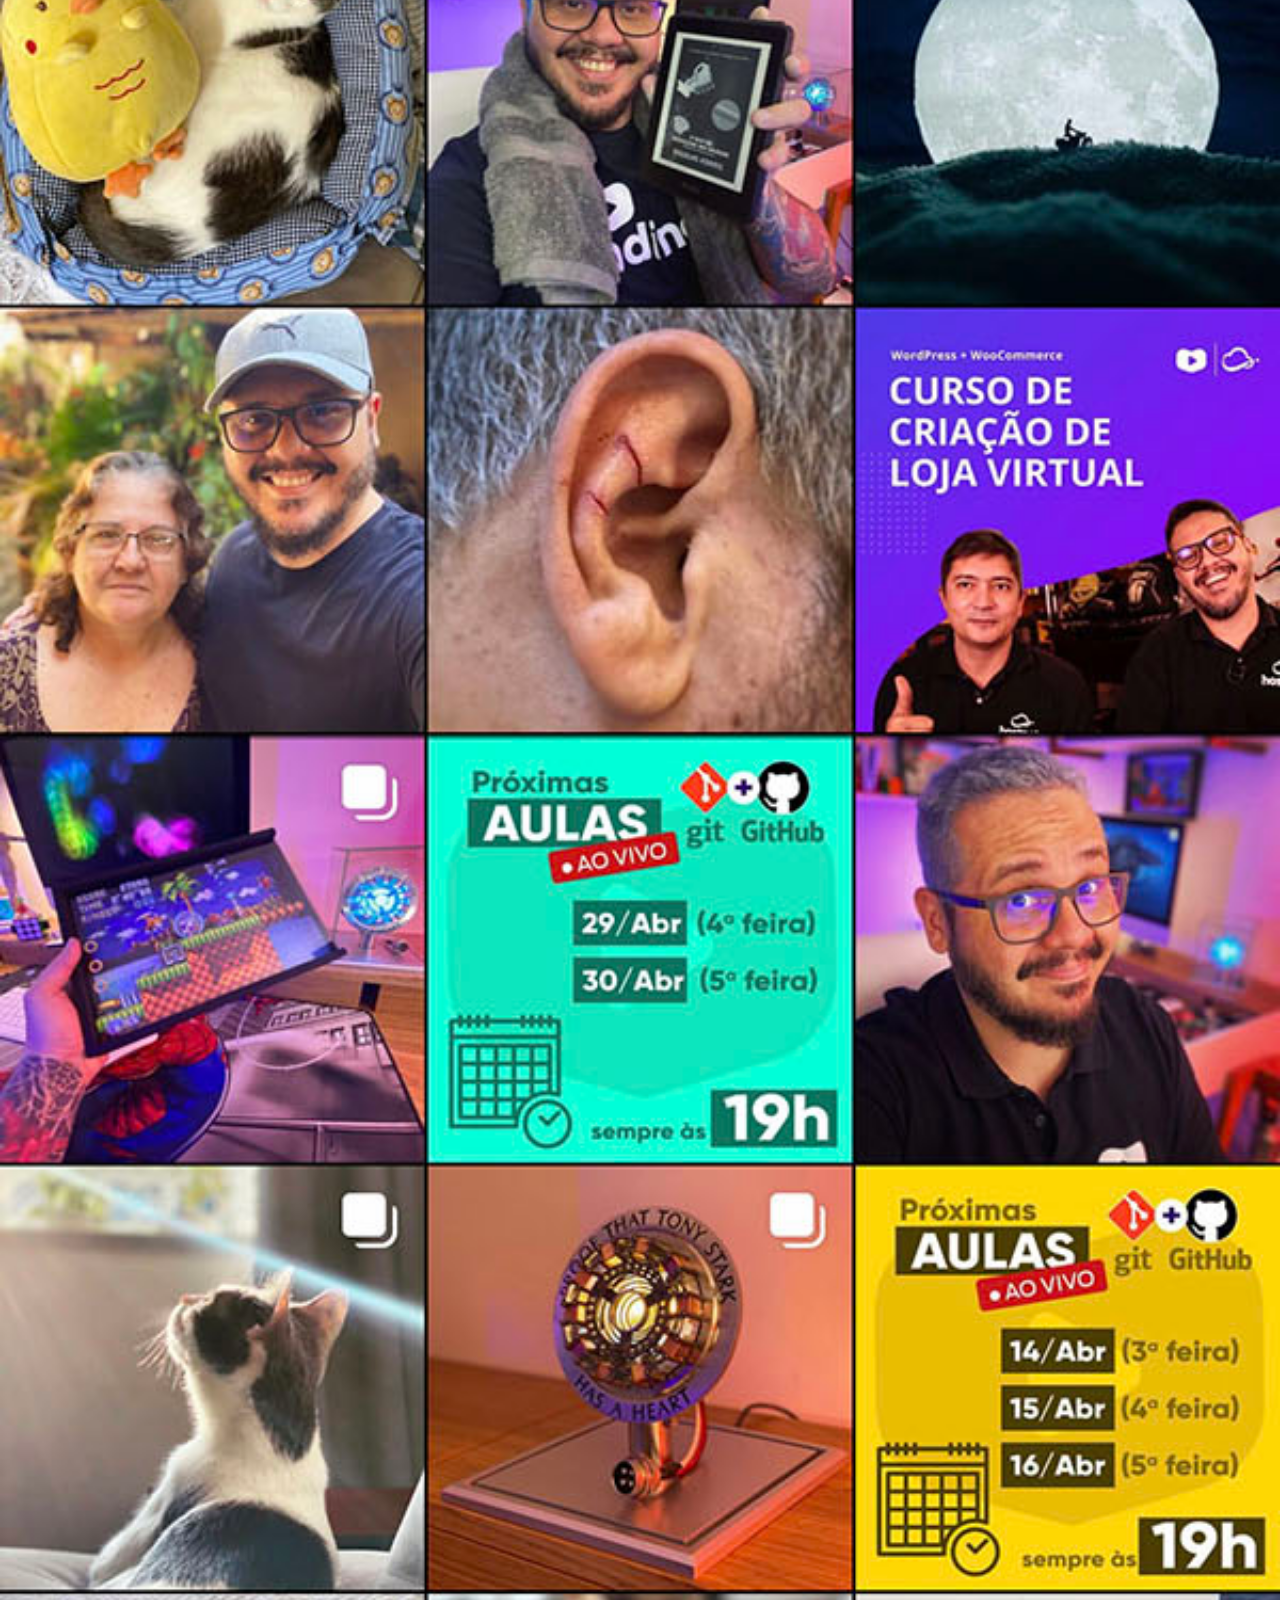
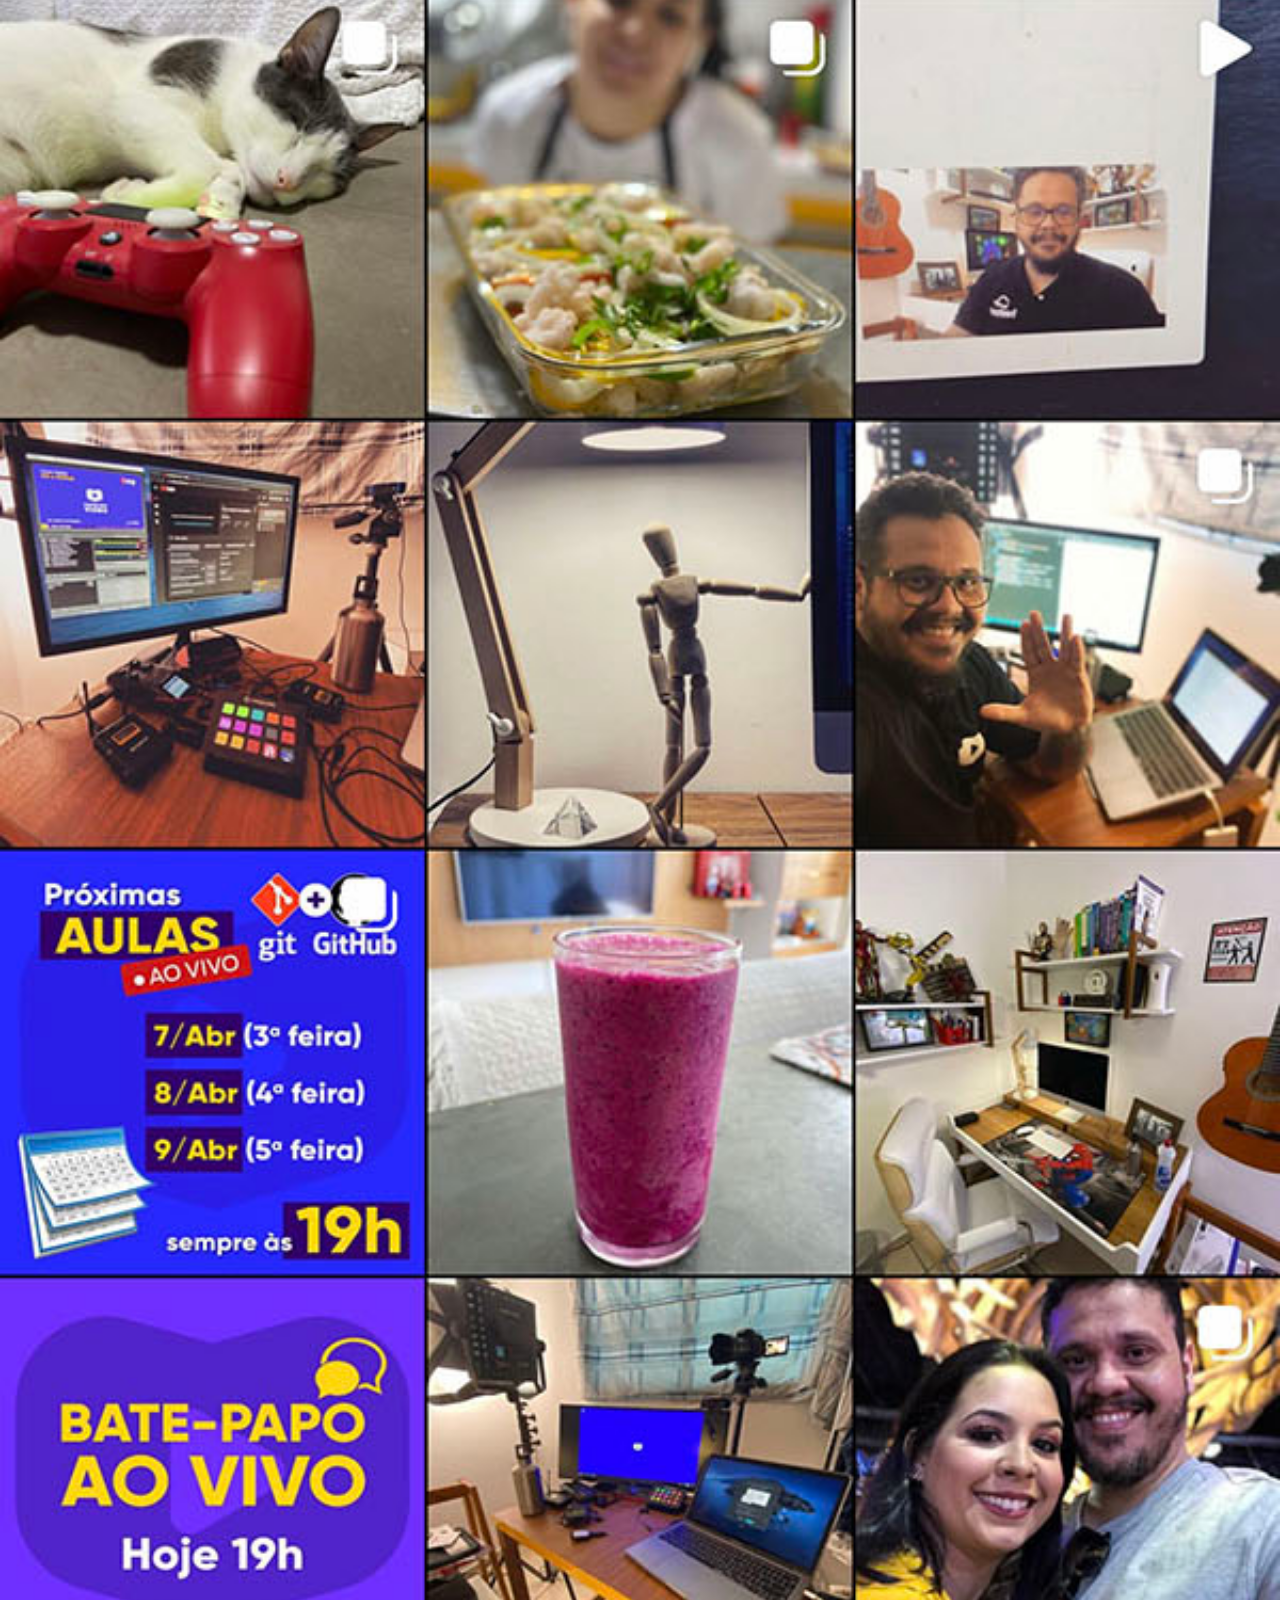
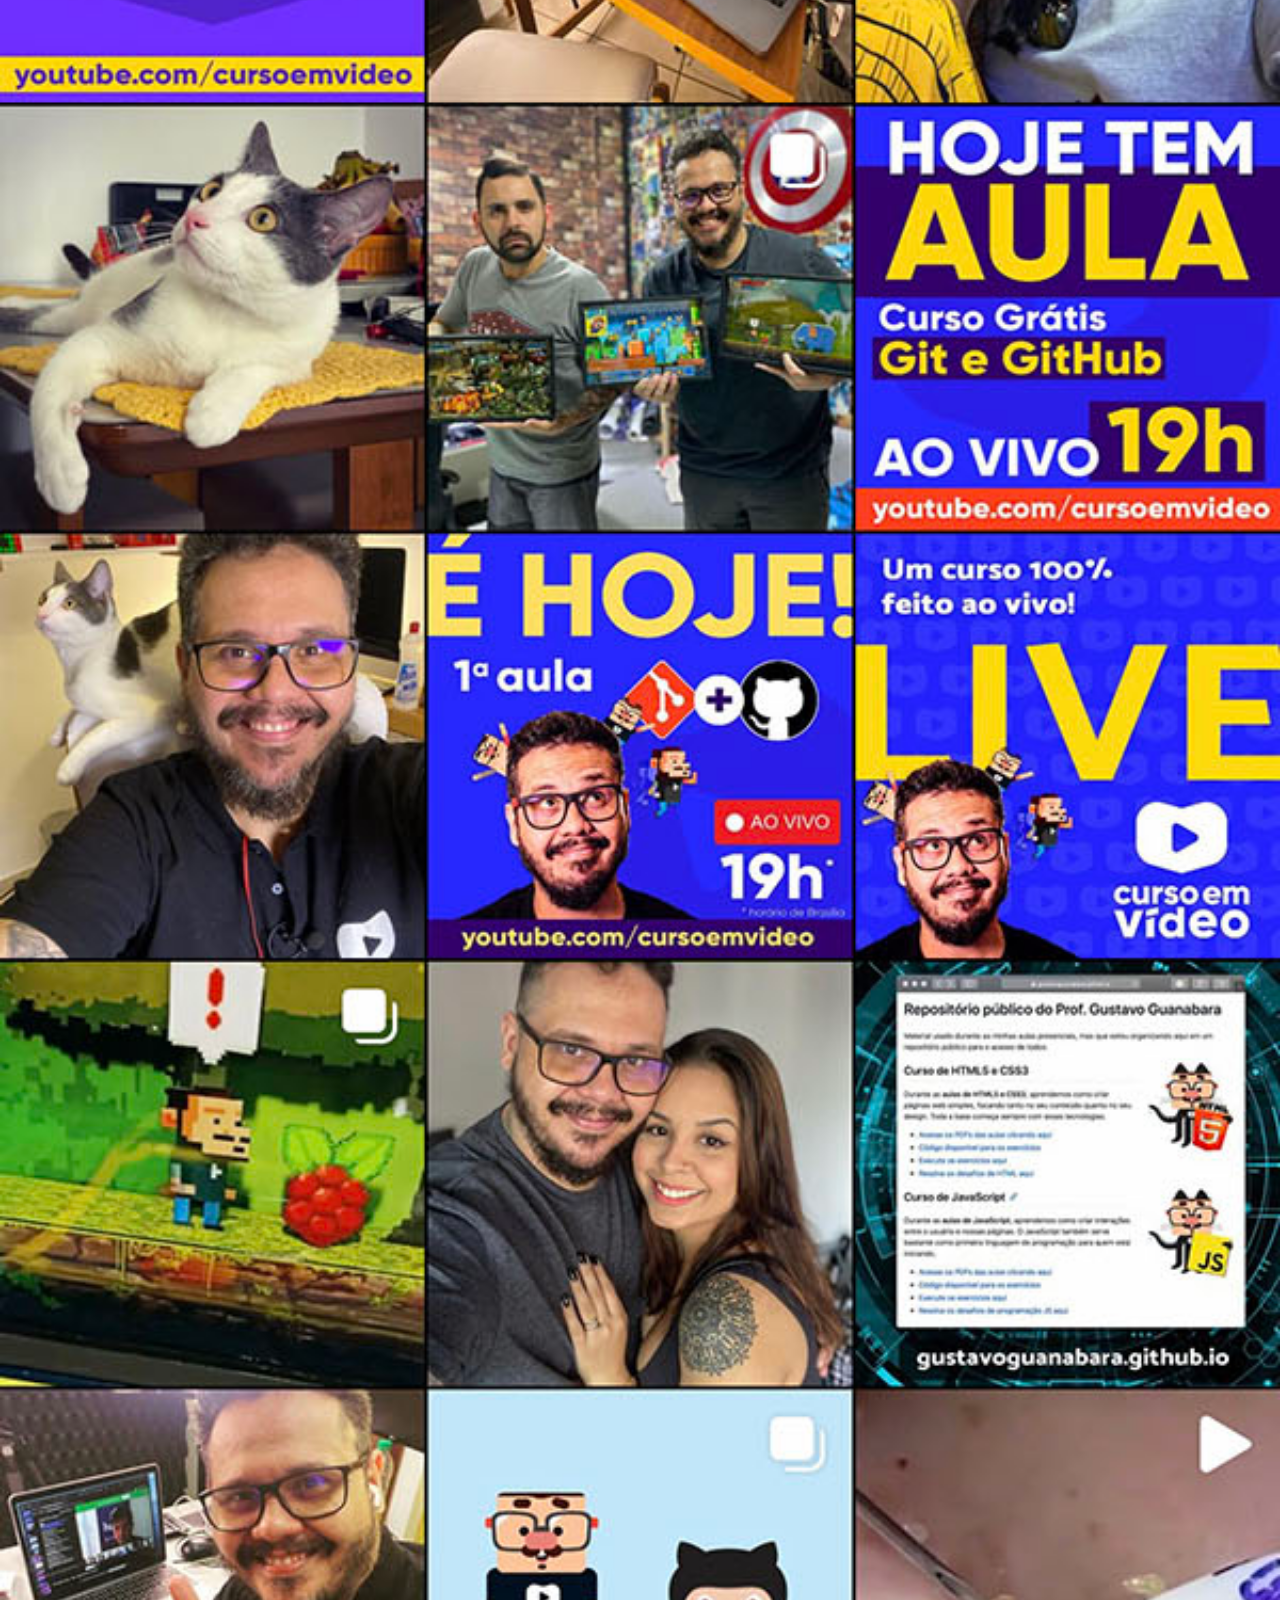
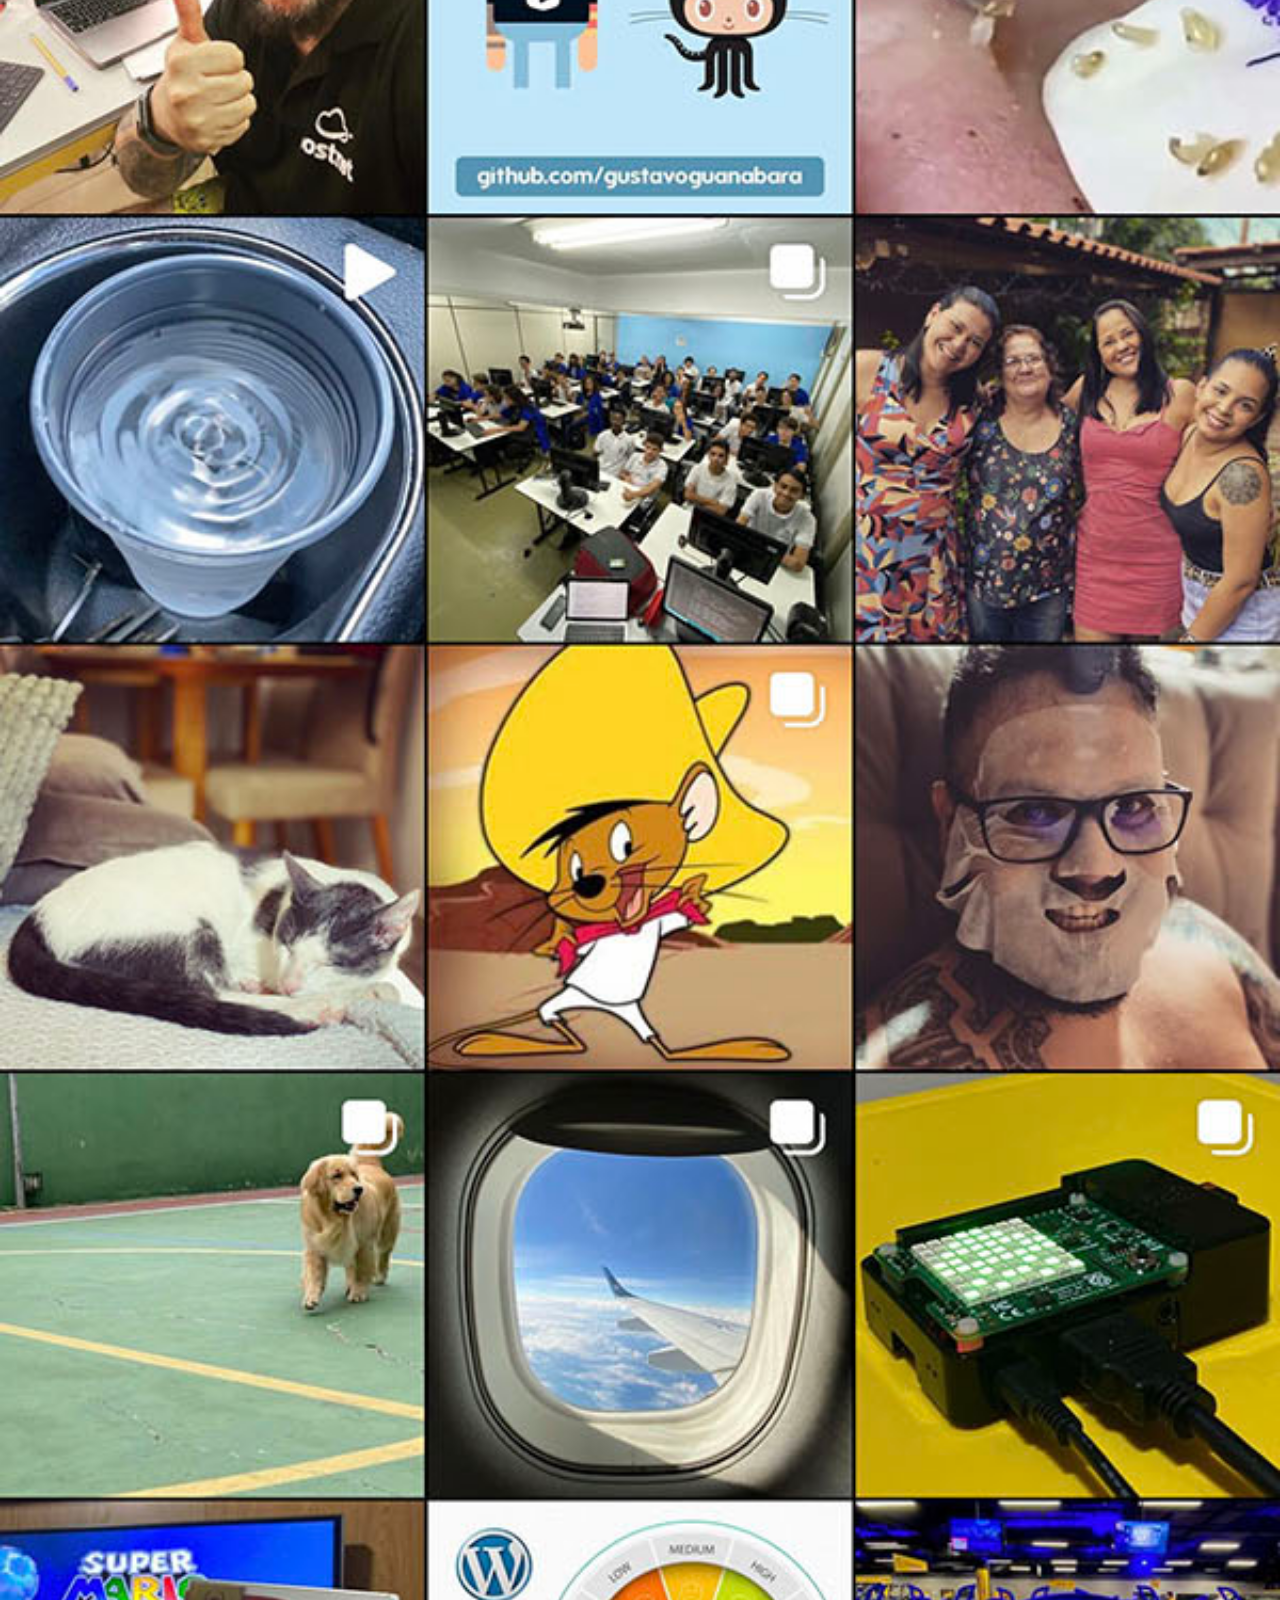
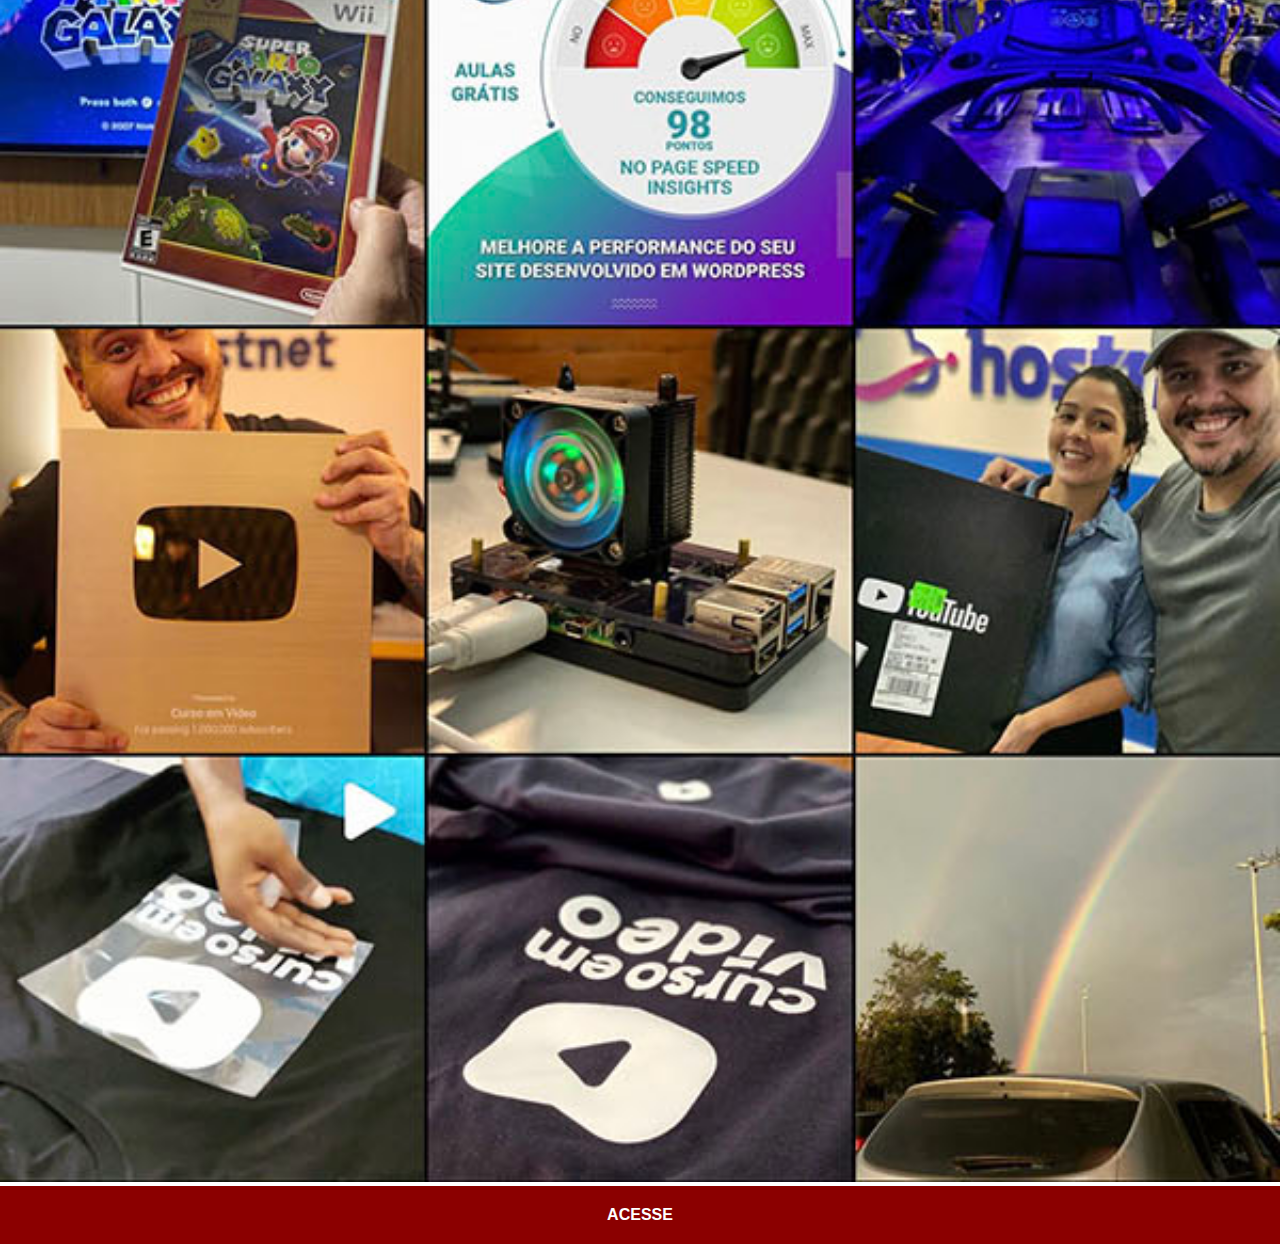
<file: instagram.html>
<!DOCTYPE html>
<html lang="pt-br">
<head>
    <meta charset="UTF-8">
    <meta name="viewport" content="width=device-width, initial-scale=1.0">
    <title>Instagram</title>
    <link rel="stylesheet" href="Estilos/social.css">
</head>
<body>
    <img src="imagens/tela-instagram.jpg" alt="">
    <a href="https://www.instagram.com/" target="_blank">ACESSE</a>
</body>
</html>
</file>
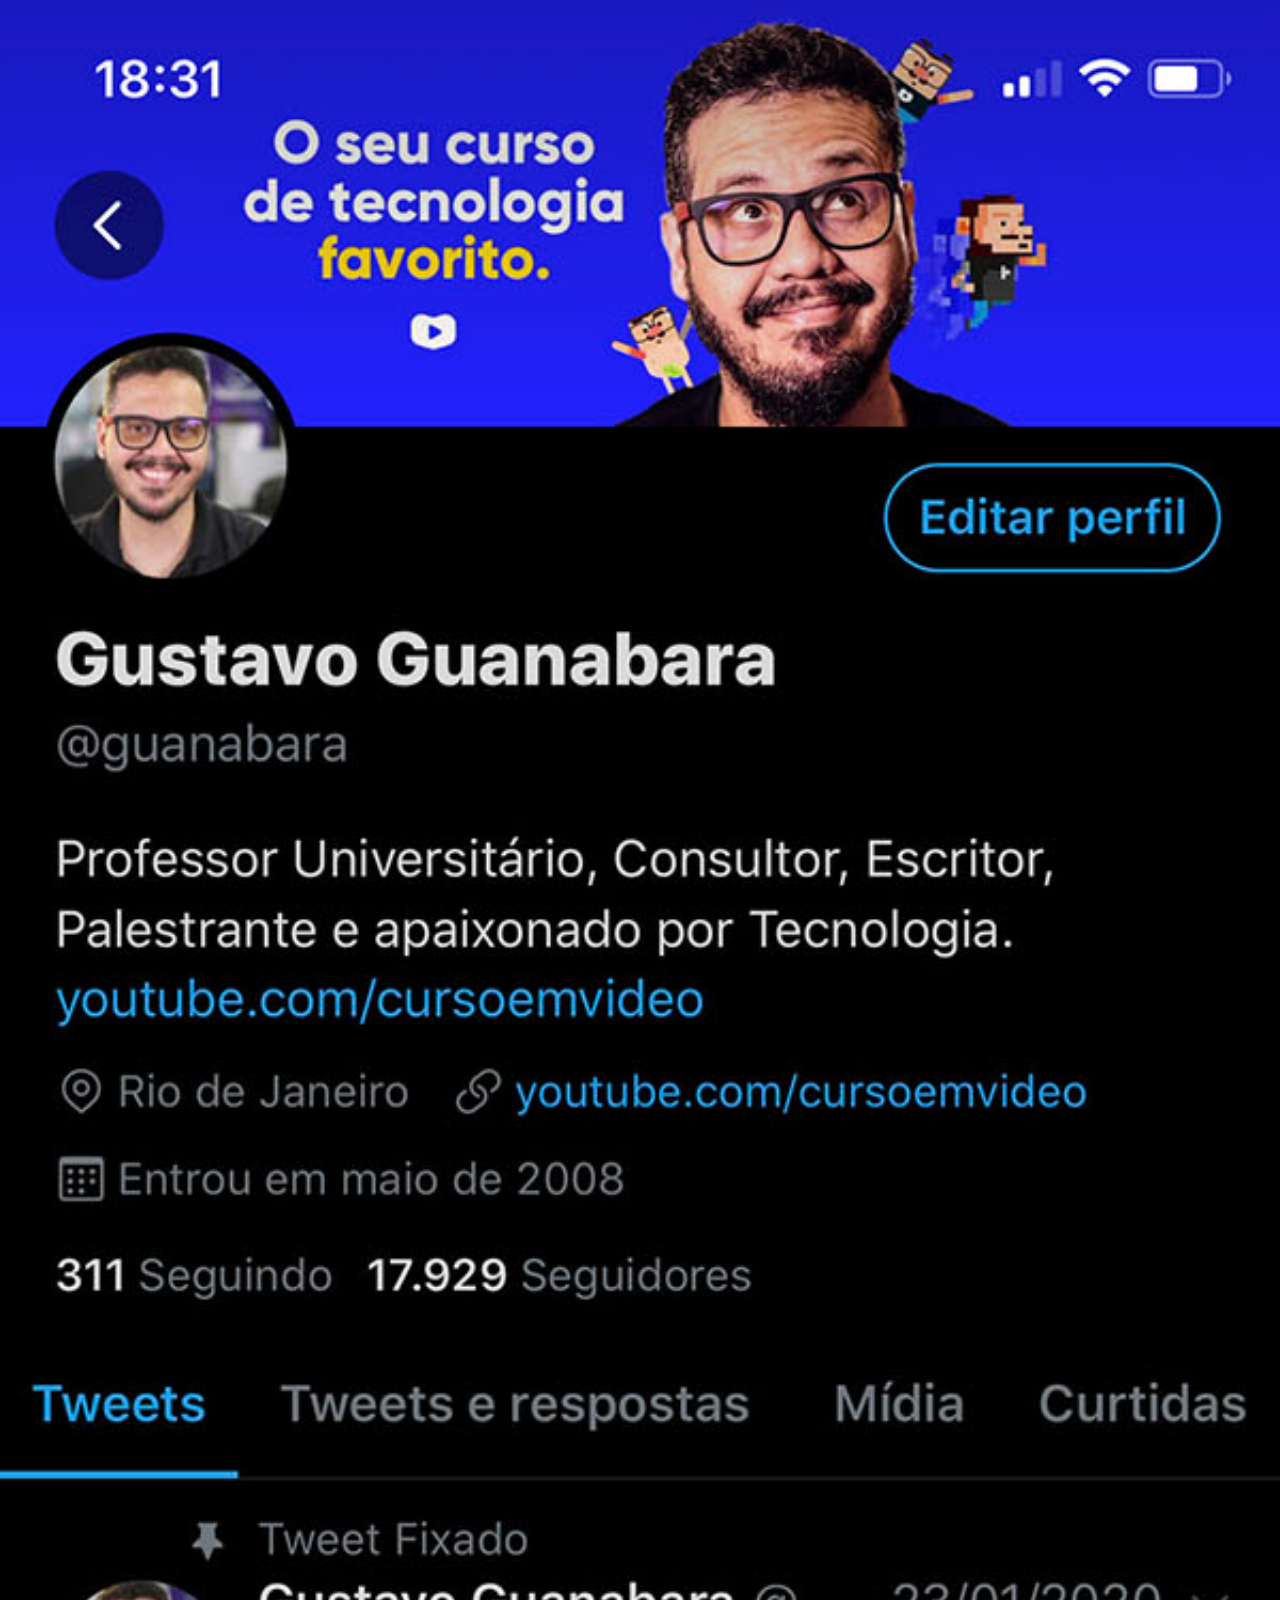
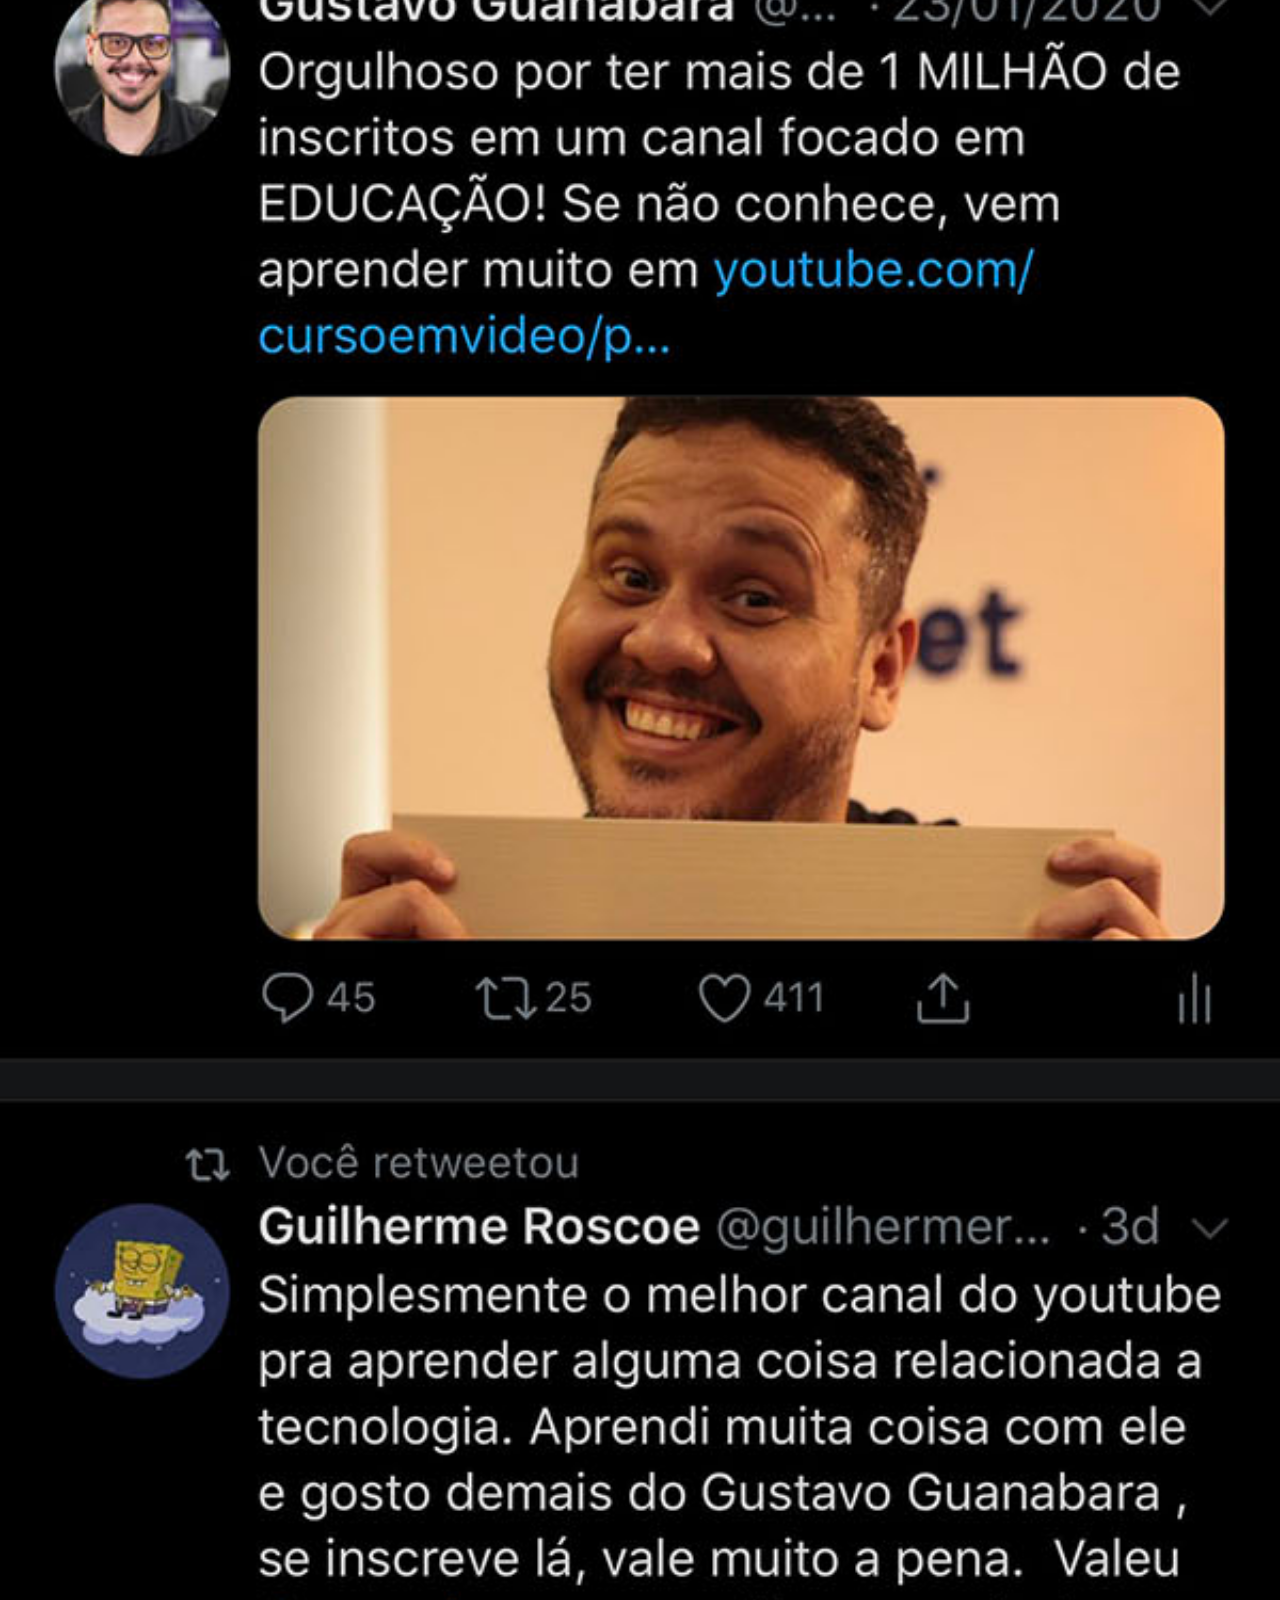
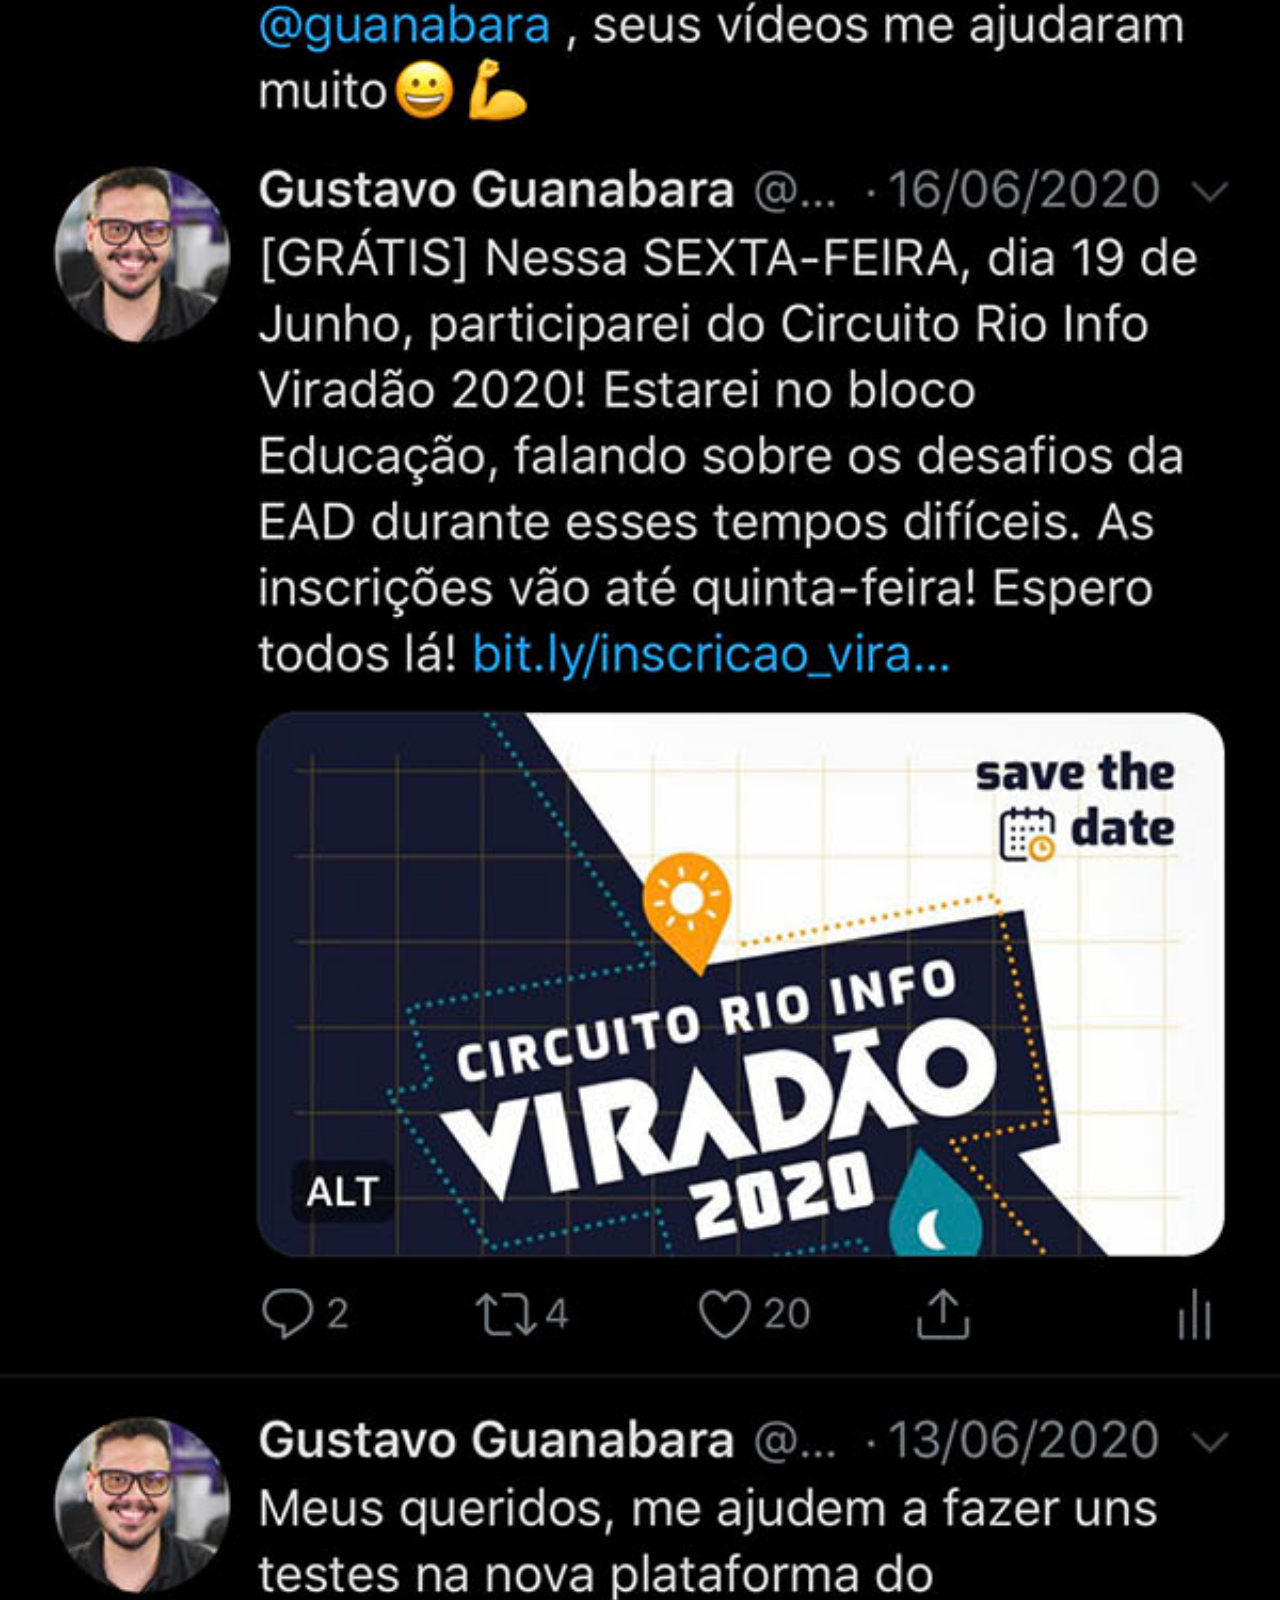
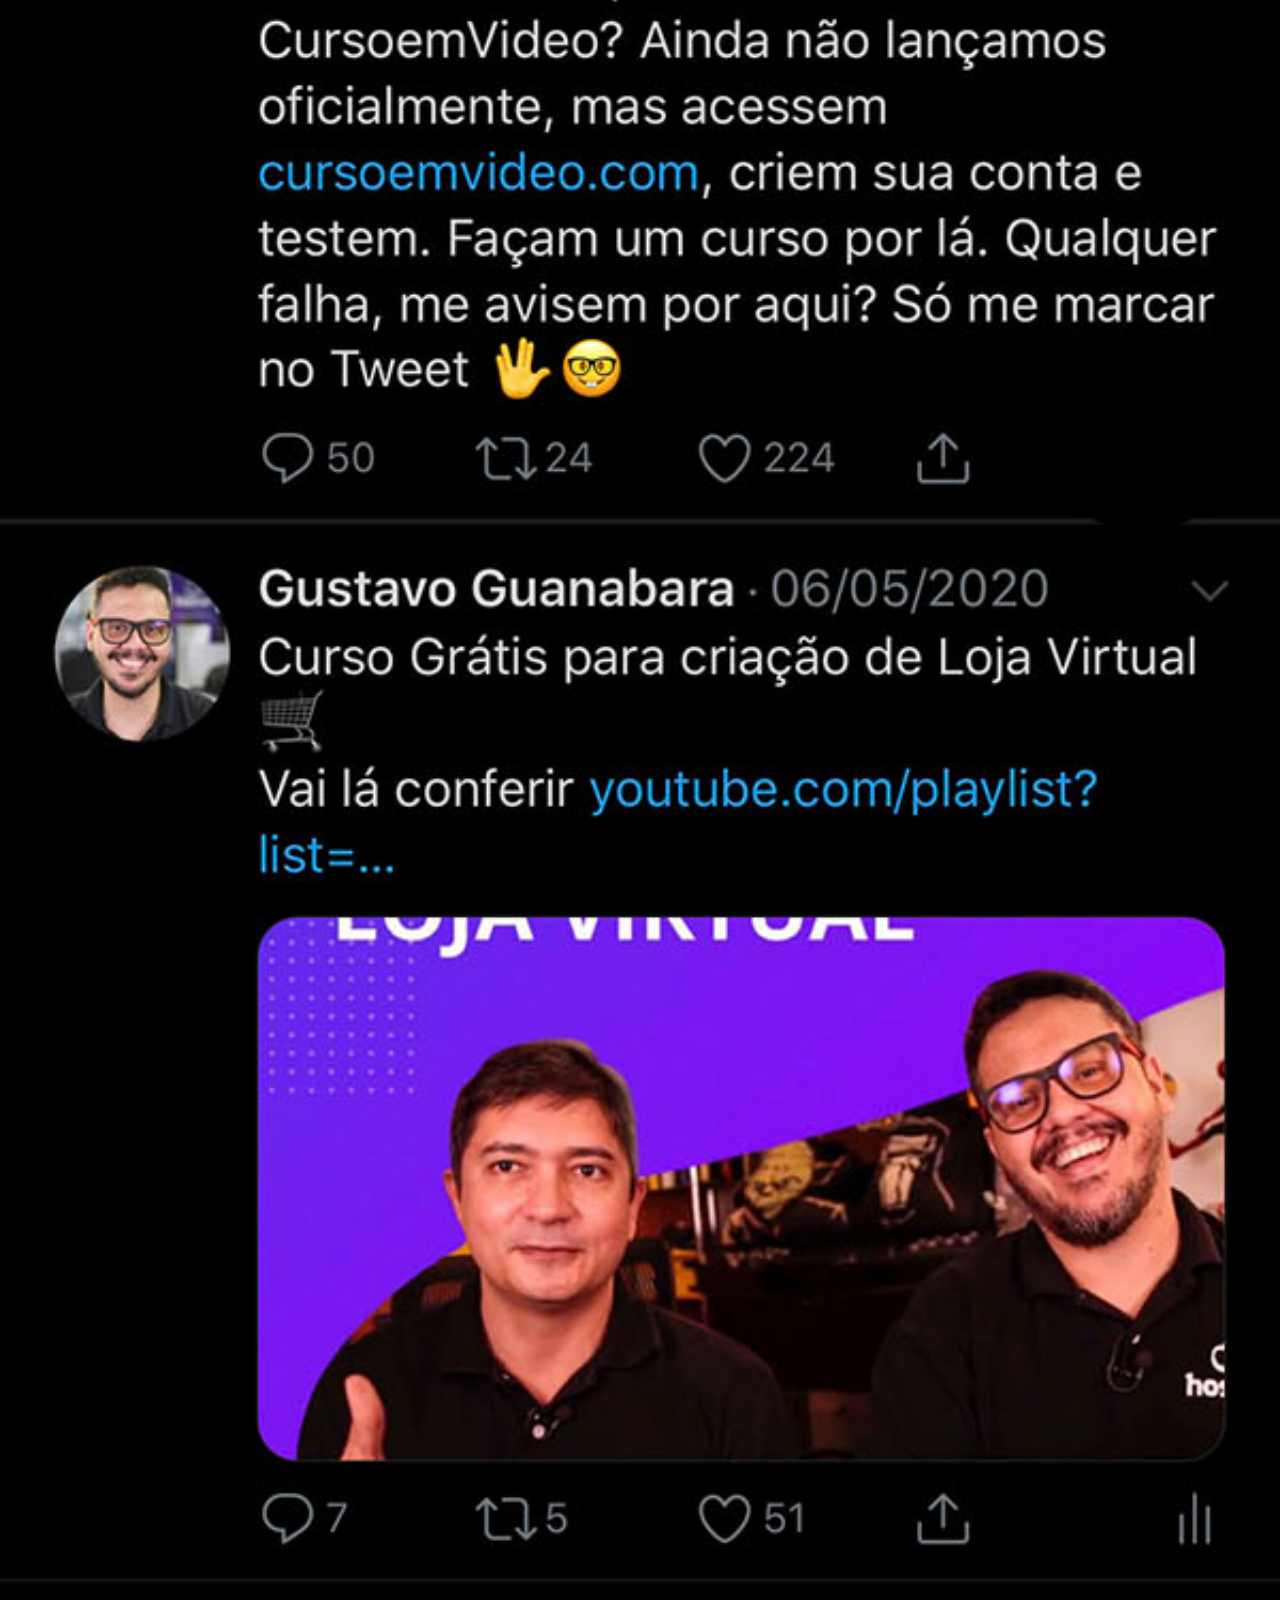
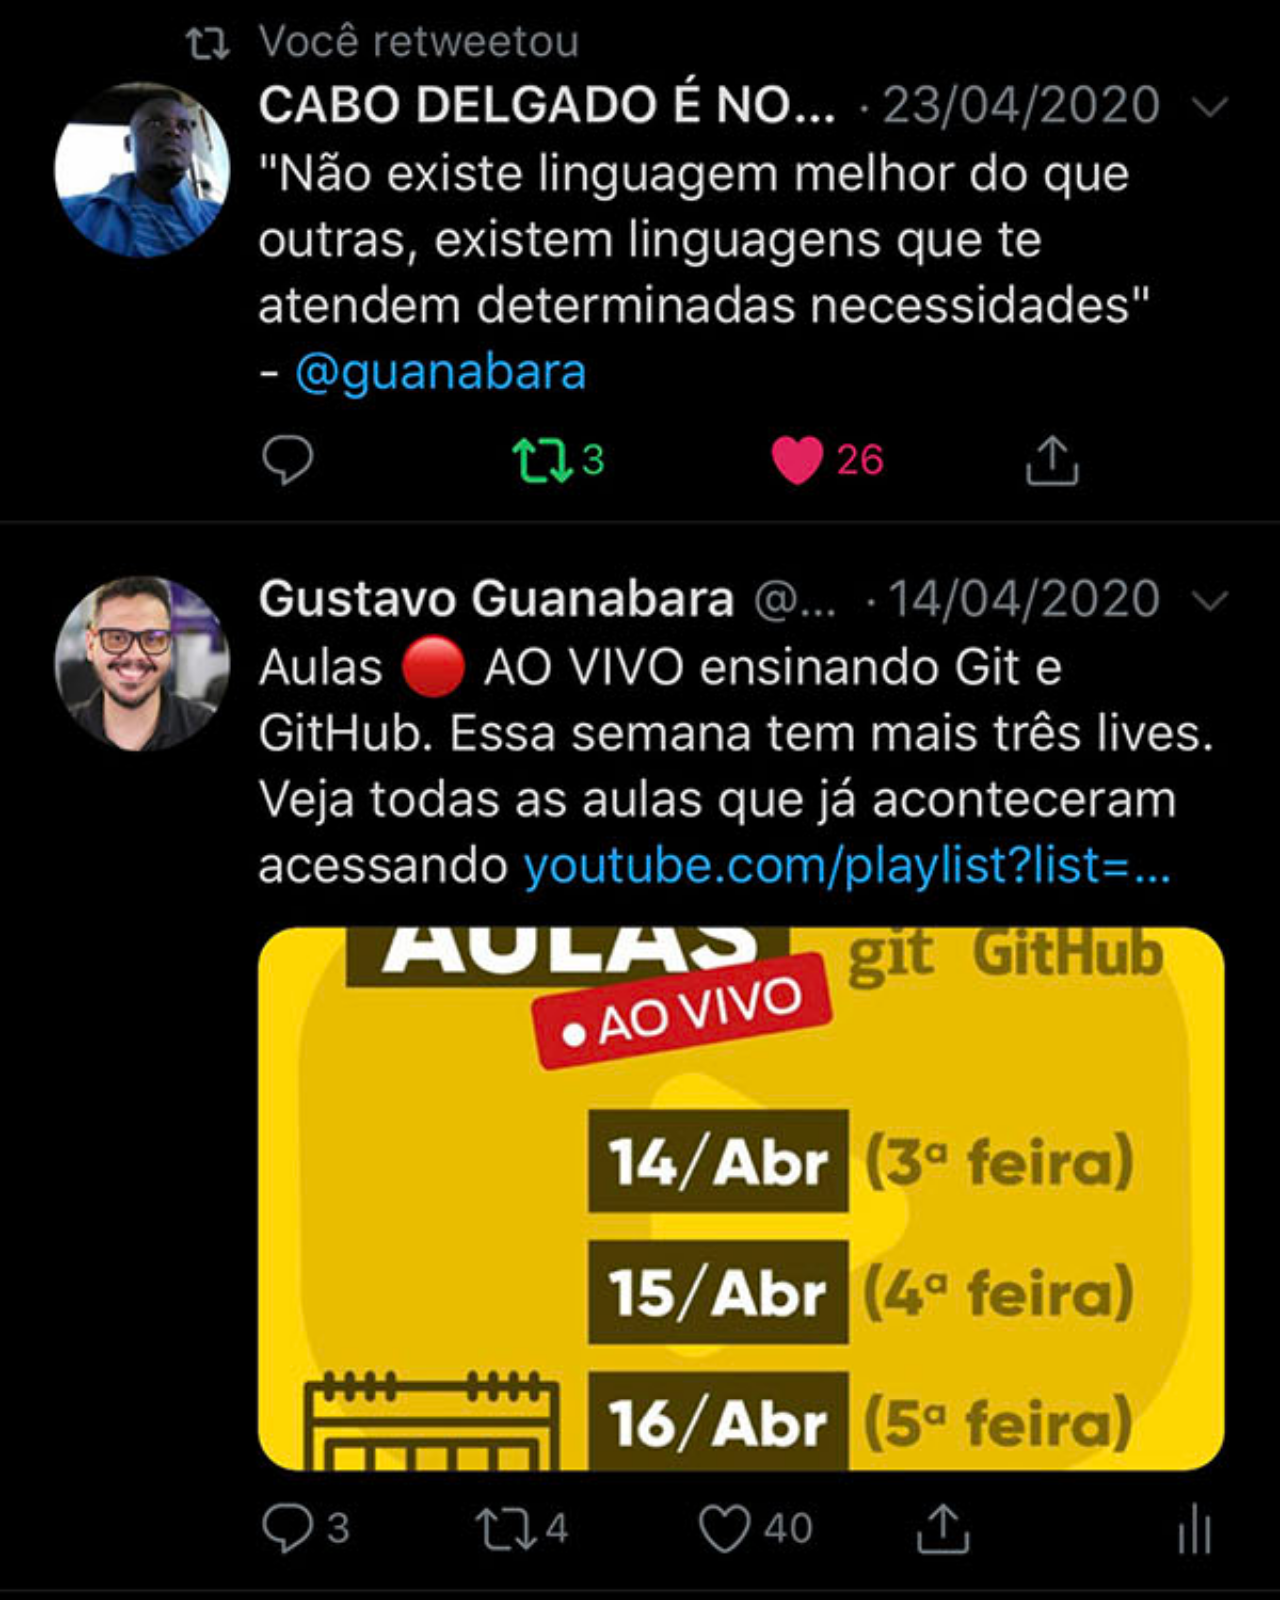
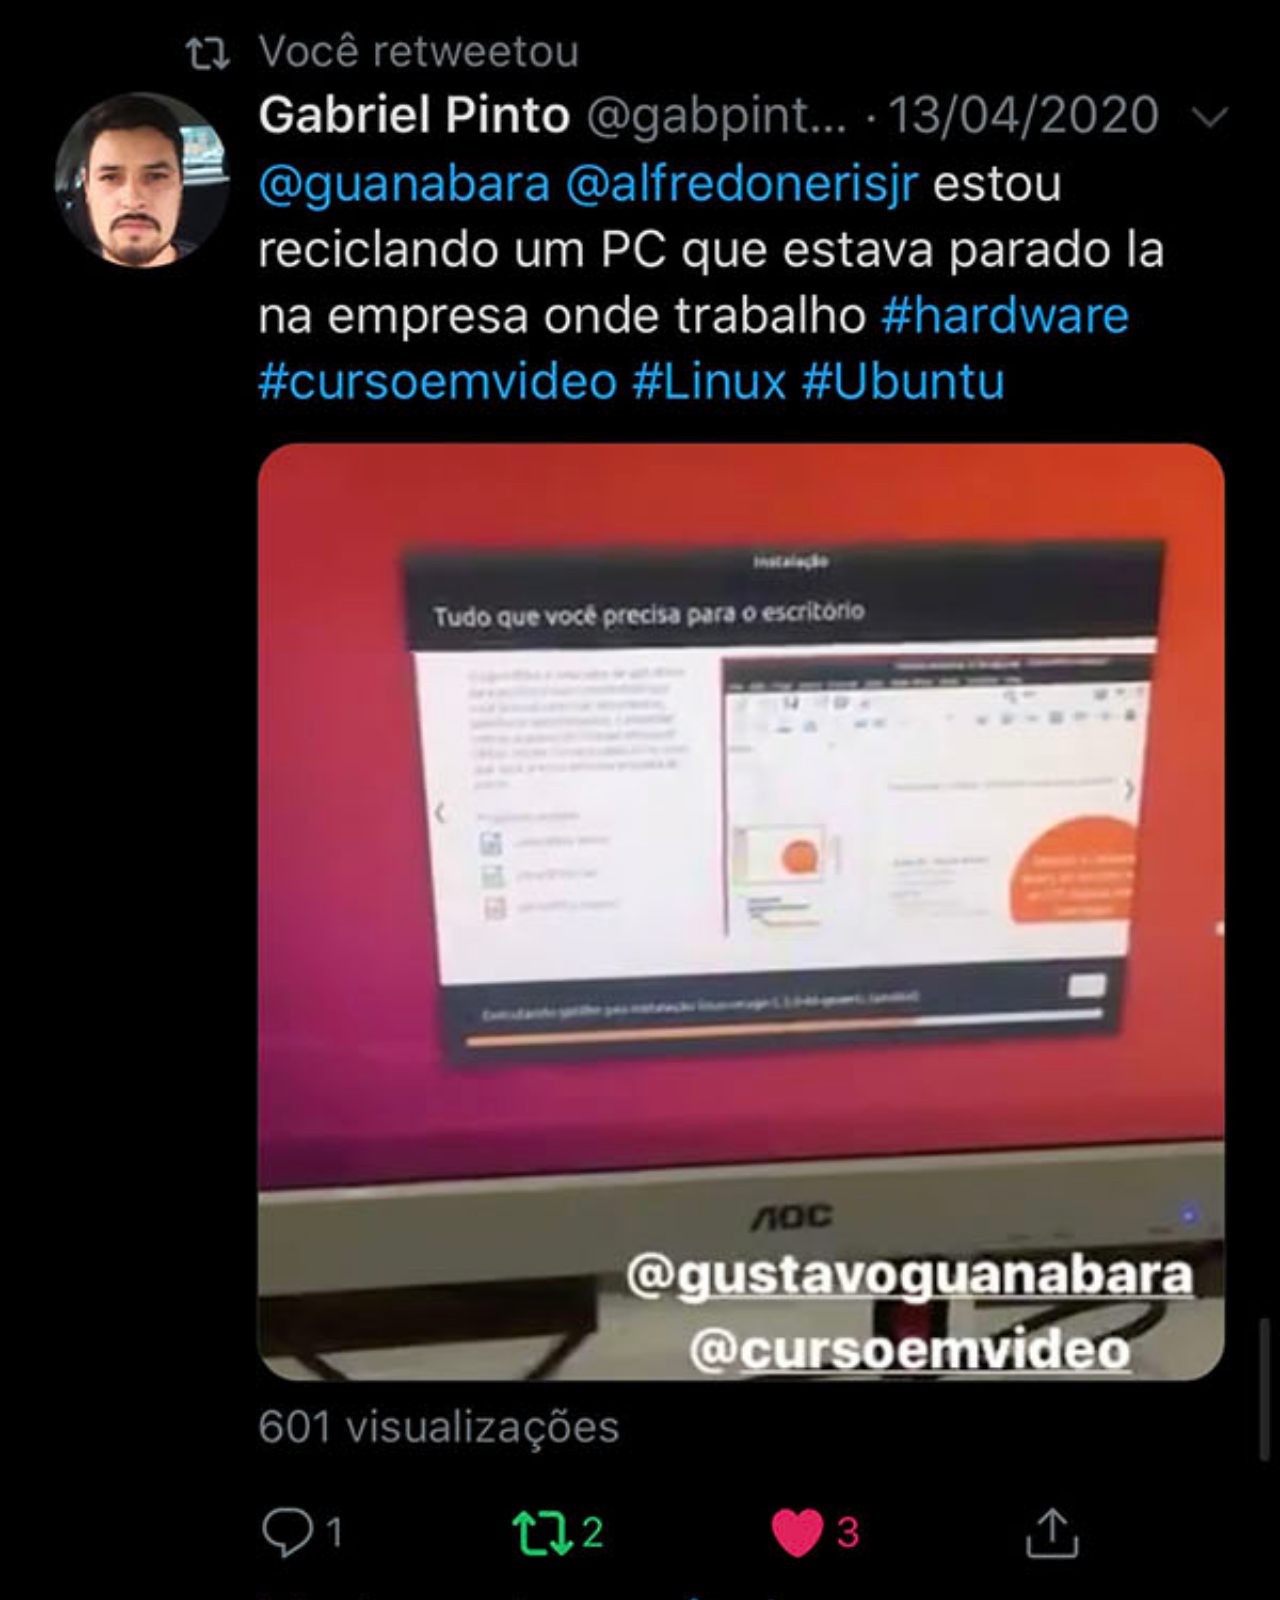
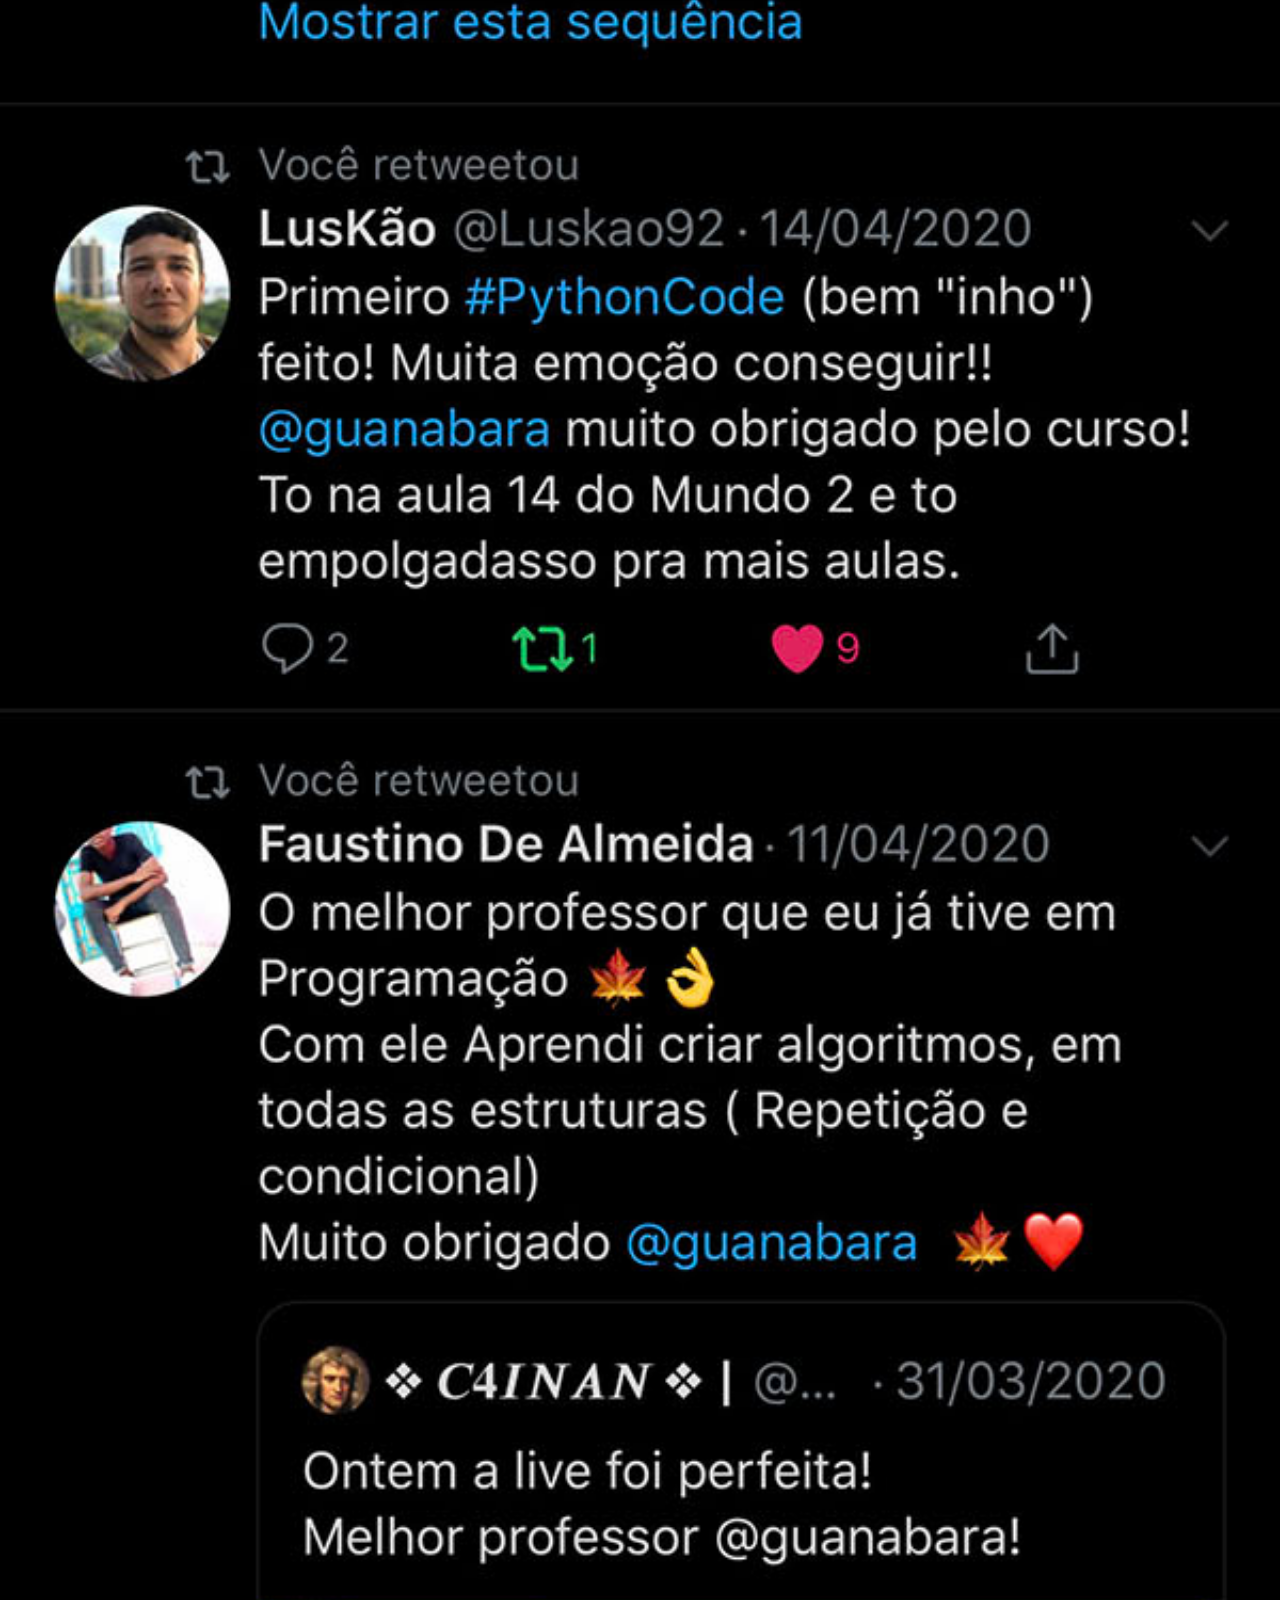
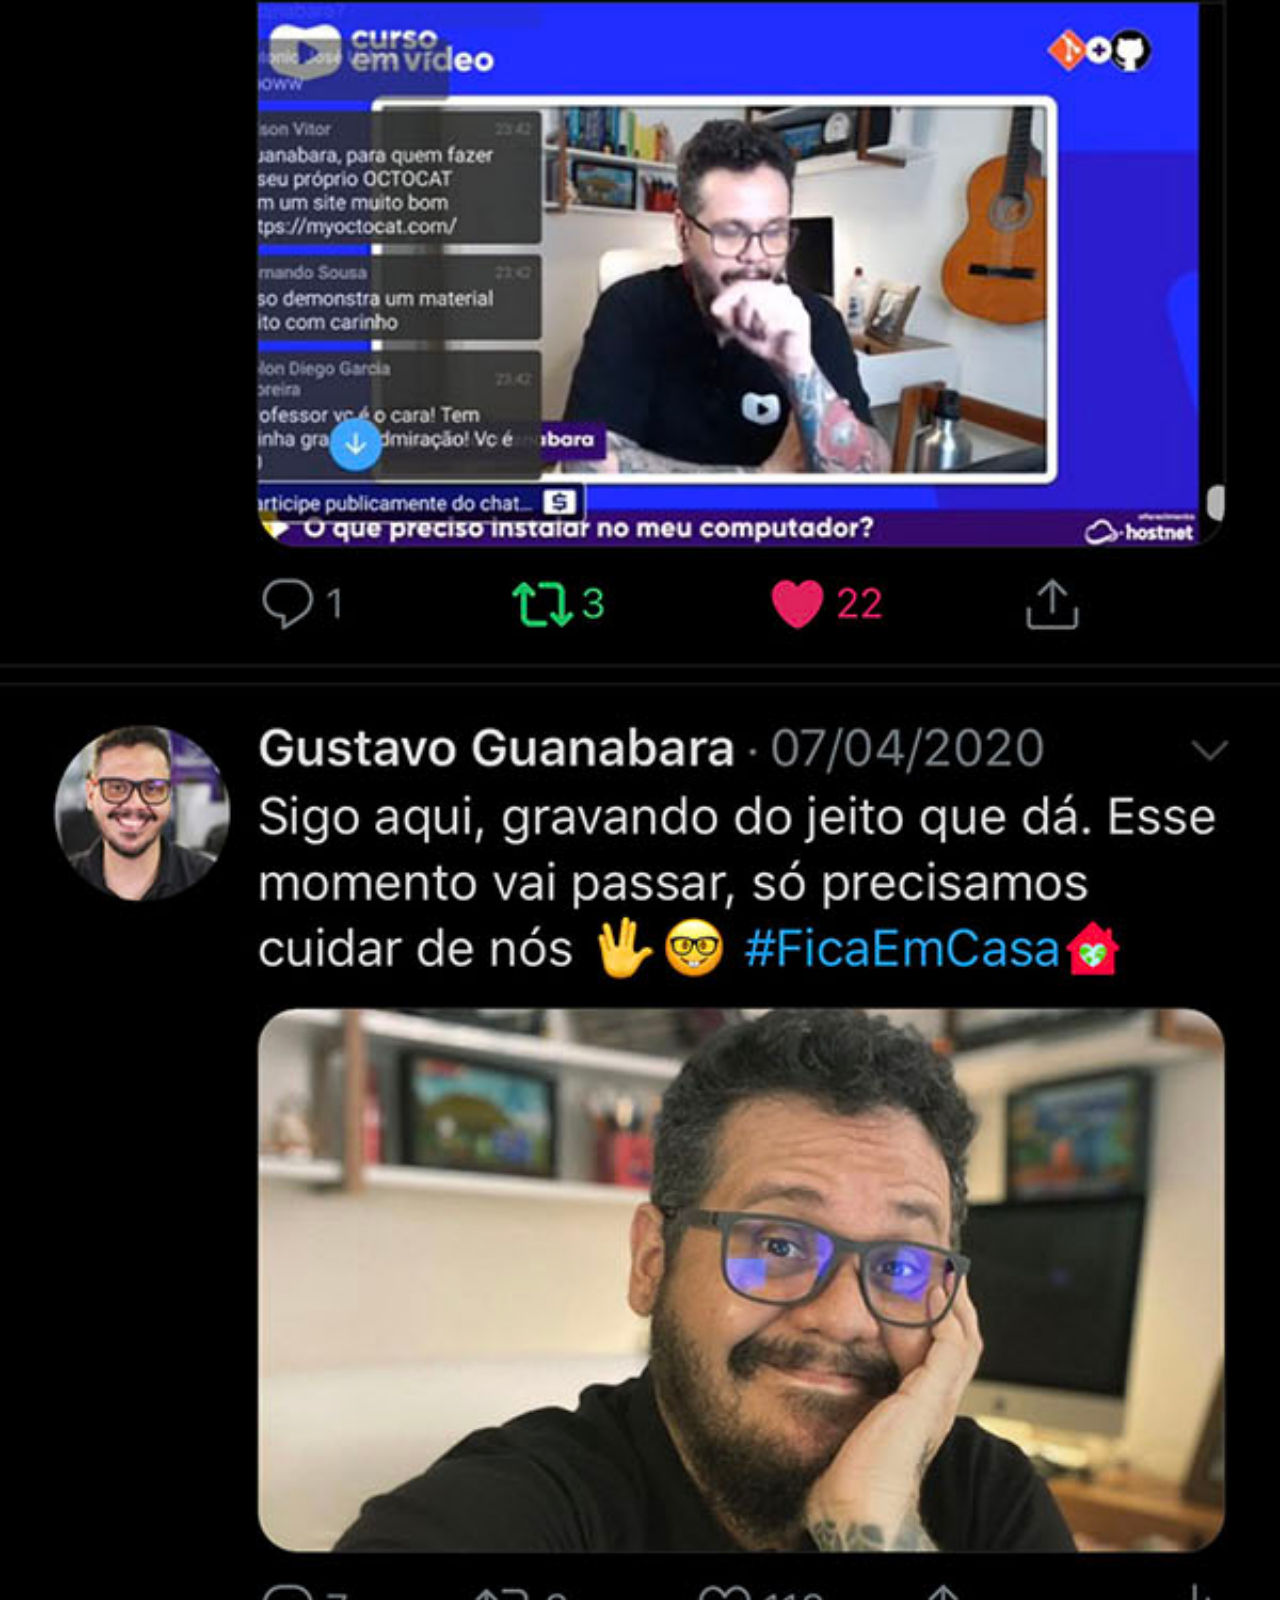
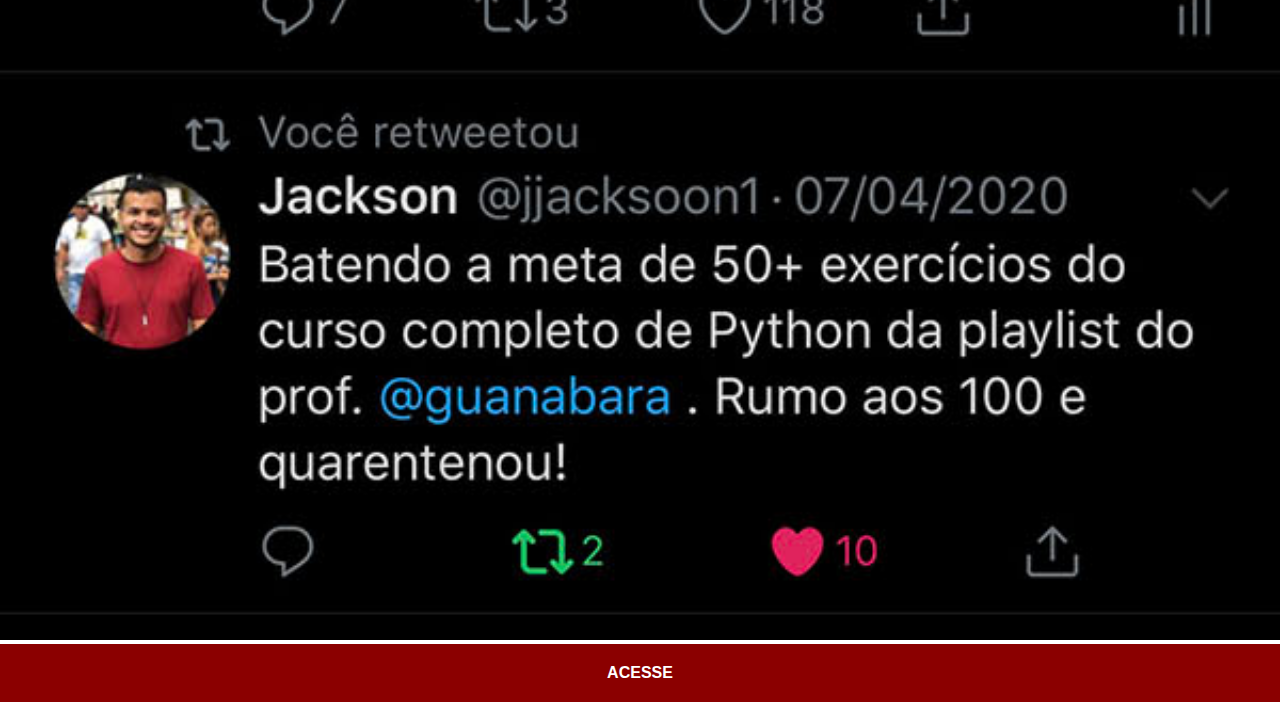
<file: twitter.html>
<!DOCTYPE html>
<html lang="pt-br">
<head>
    <meta charset="UTF-8">
    <meta name="viewport" content="width=device-width, initial-scale=1.0">
    <title>Twitter</title>
    <link rel="stylesheet" href="Estilos/social.css">
</head>
<body>
    <img src="imagens/tela-twitter.jpg" alt="">
    <a href="https://x.com/?lang=pt-br" target="_blank">ACESSE</a>
</body>
</html>
</file>
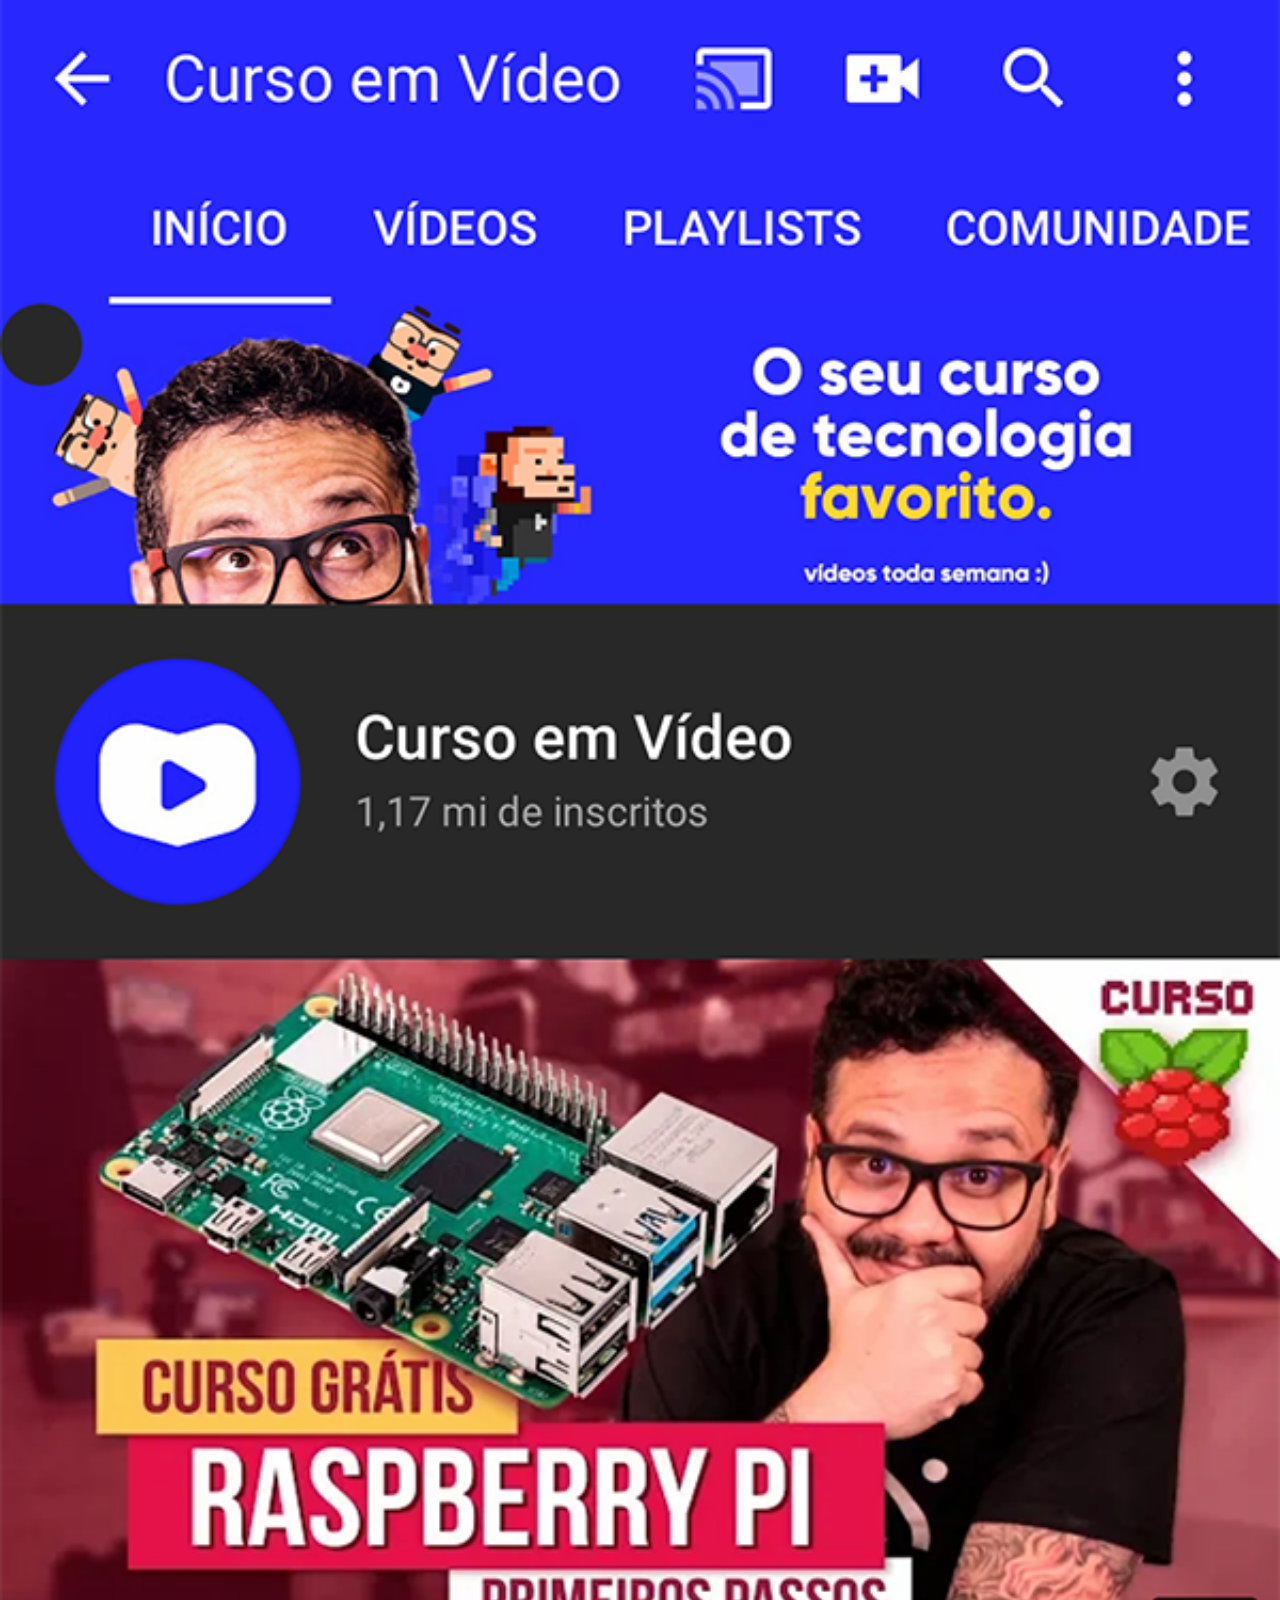
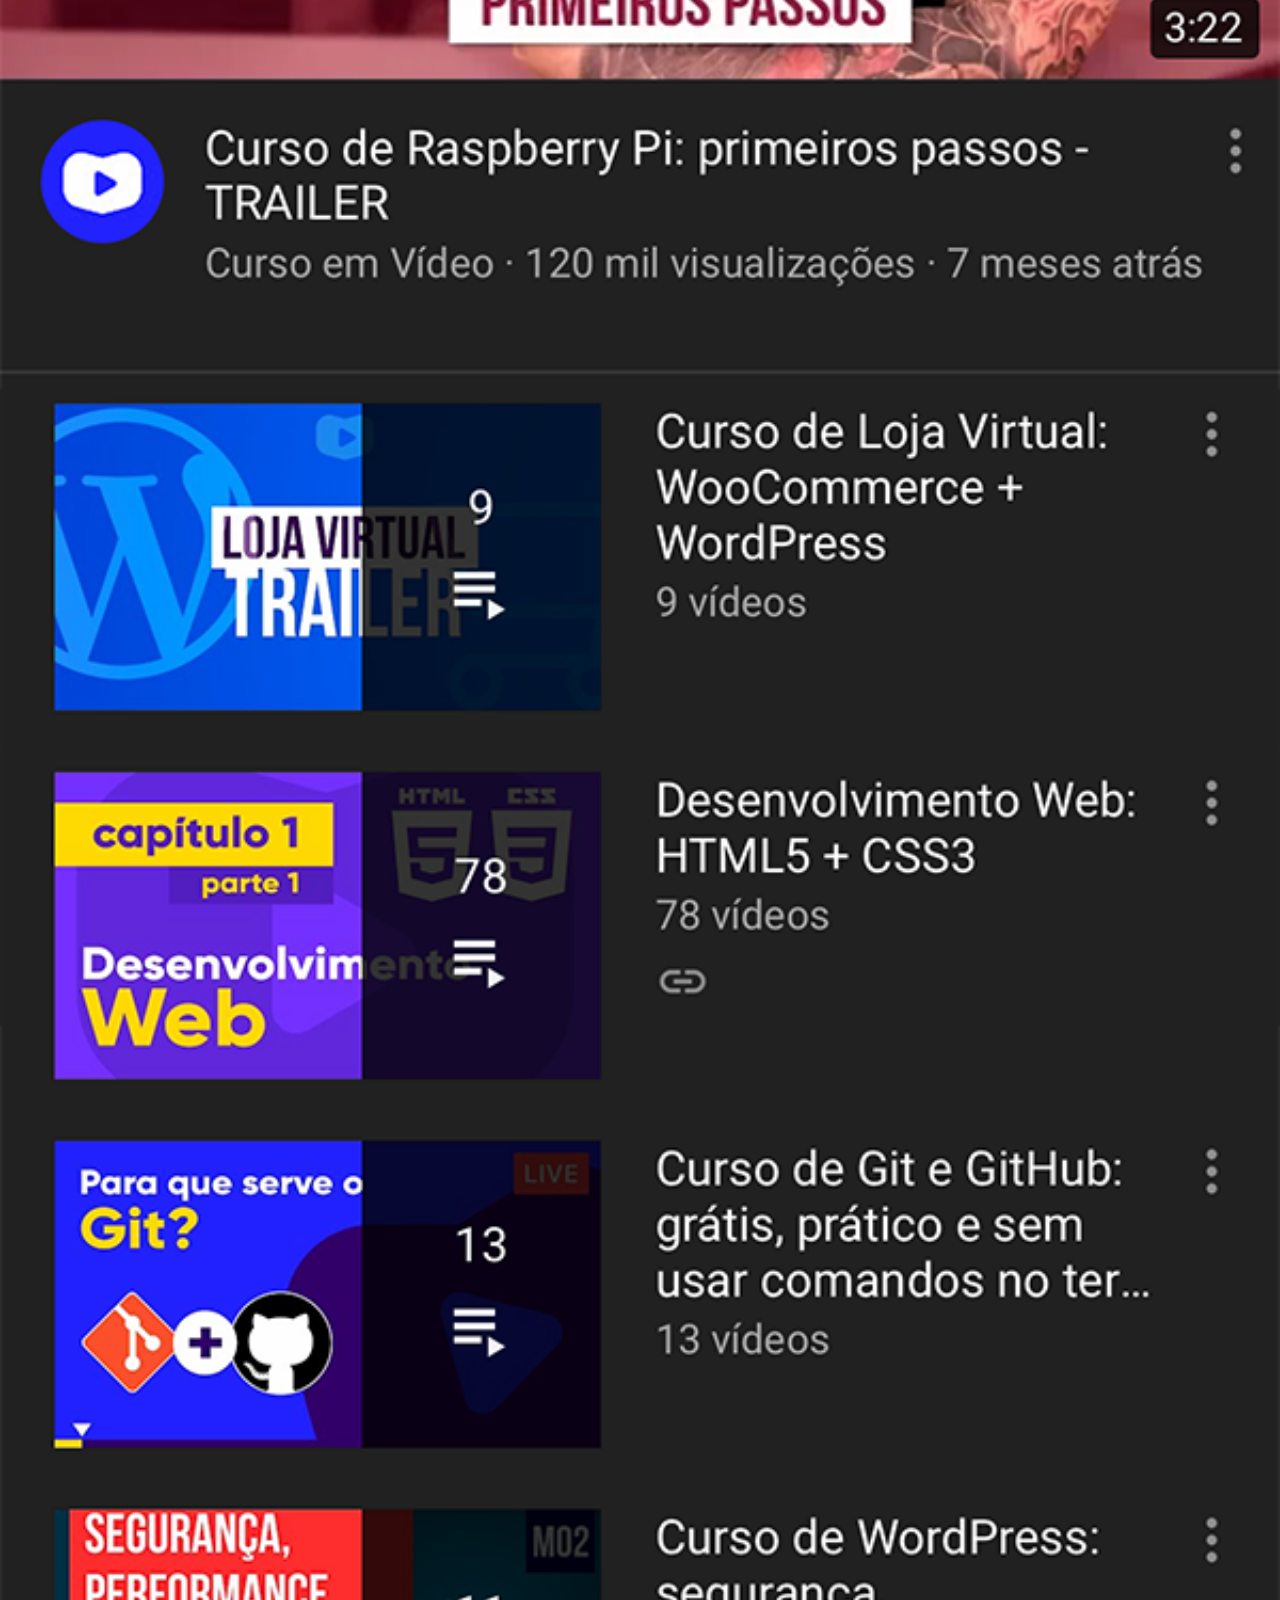
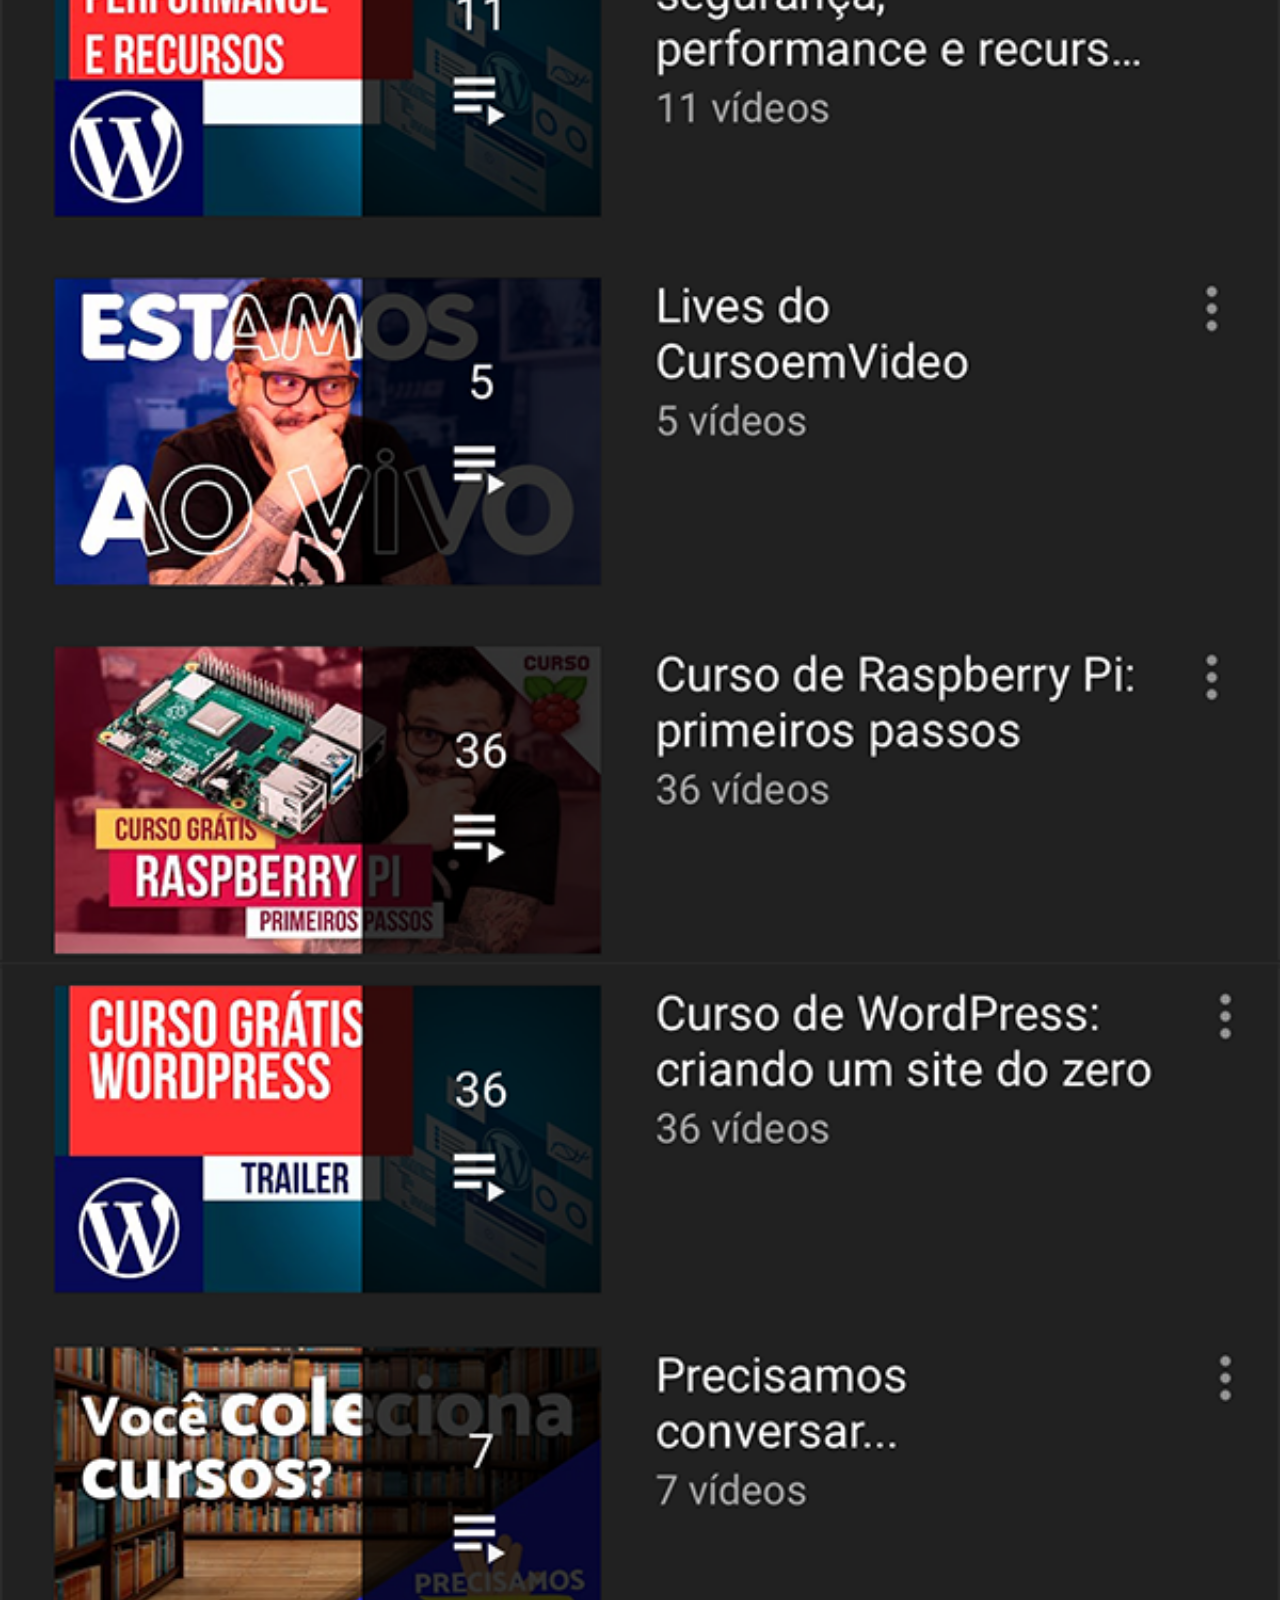
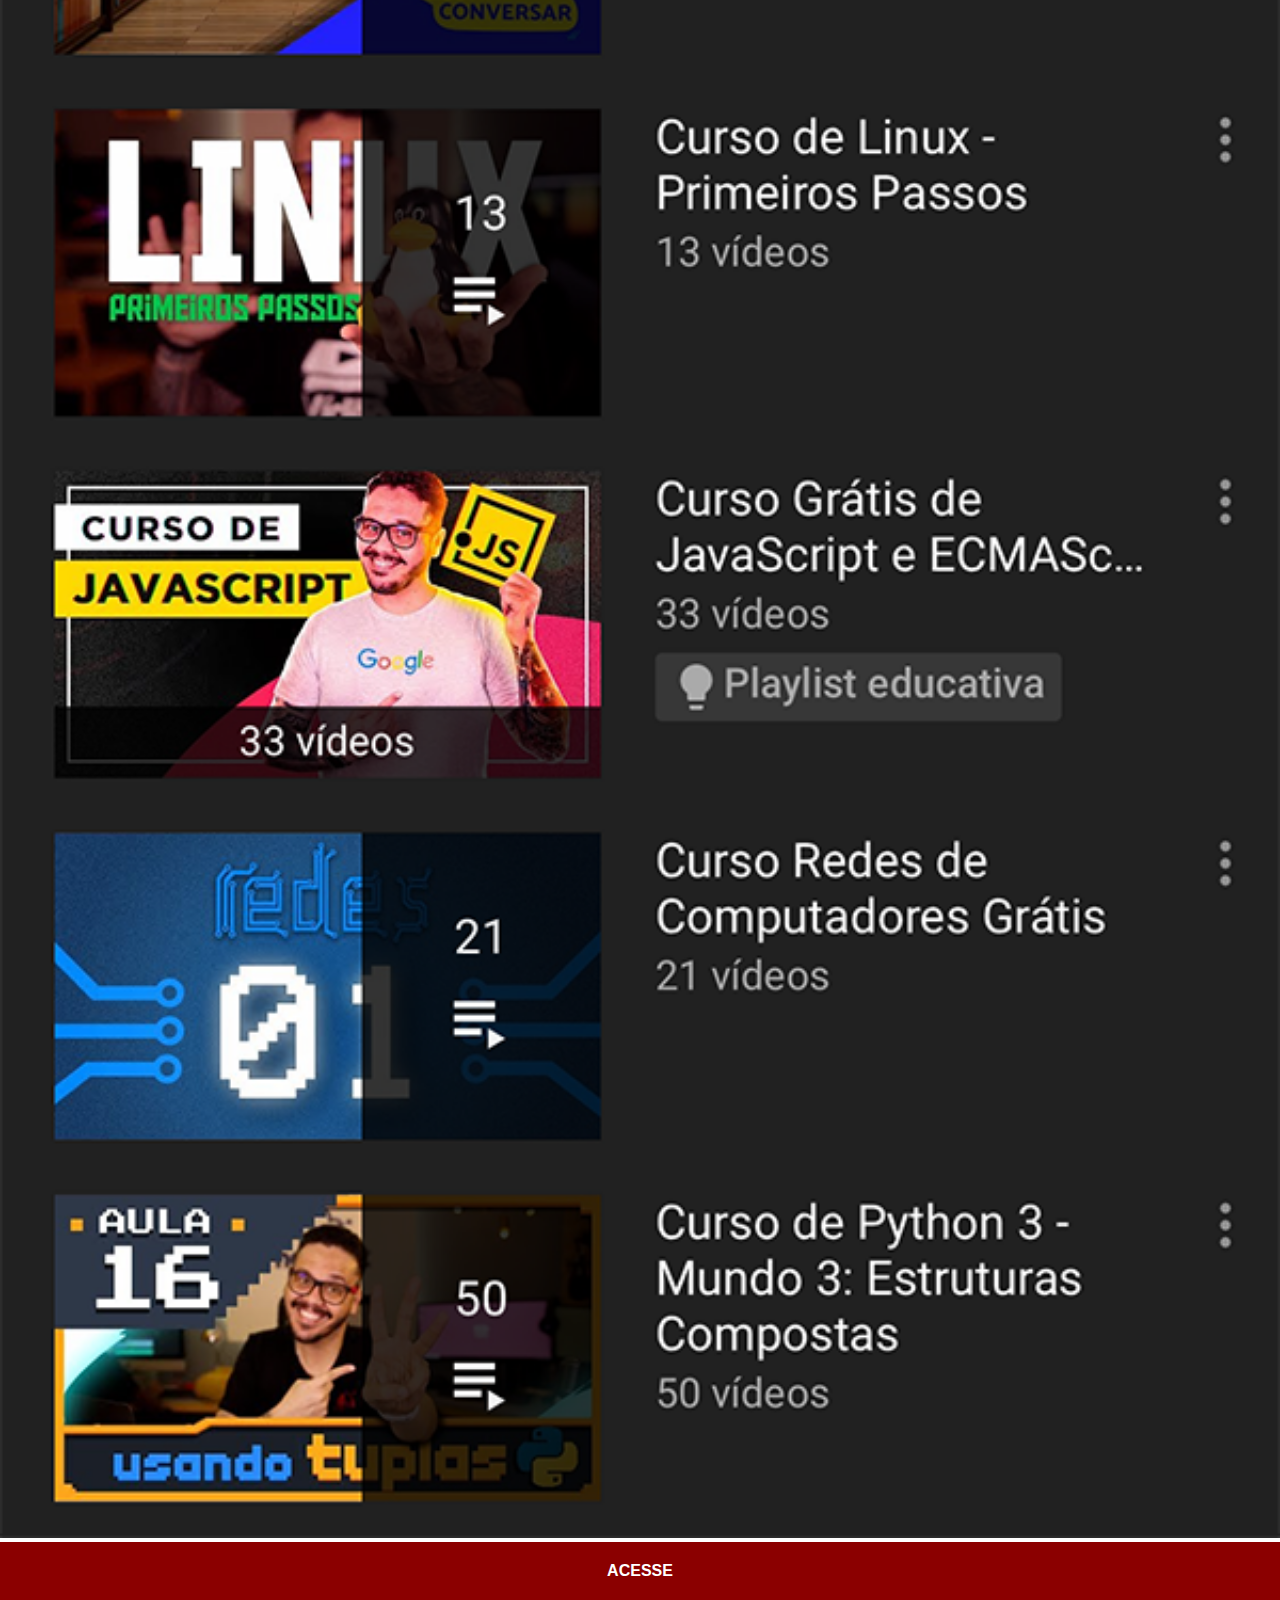
<file: youtube.html>
<!DOCTYPE html>
<html lang="pt-br">
<head>
    <meta charset="UTF-8">
    <meta name="viewport" content="width=device-width, initial-scale=1.0">
    <title>Youtube</title>
    <link rel="stylesheet" href="Estilos/social.css">
</head>
<body>
    <img src="../imagens/tela-youtube.png" alt="">
    <a href="https://www.youtube.com/CursoemVideo" target="_blank">ACESSE</a>
</body>
</html>
</file>
<file: Estilos/style.css>
@charset"UTF-8";

*{
    margin: 0px;
    padding: 0px;
    font-family: Arial, Helvetica, sans-serif;
}

html,body{
    height: 100vh;
    width: 100vw;
    background-color: black;
}

body{
    background-image: url(../imagens/fundo-madeira.jpg);
    background-repeat: no-repeat;
    background-position: center;
    background-size: cover;
    background-attachment: fixed;
}

main{
    position: relative;
    height: 100vh;
}

#telefone{
    position: absolute;
    top: 50%;
    left: 50%;
    transform: translate(-50%, -50%);
    height: 615px;
    width: 311px;
    background-image: url(../imagens/frame-iphone.png);
    background-repeat: no-repeat;
}

#tela{
    position: relative;
    top: 80px;
    left: 22px;
    width: 268px;
    height: 471px;
}

#redes-sociais img{
    width: 50px;
    height: 50px;
    margin: 10px;
    border-radius: 100%;
    box-shadow: 1px 1px 2px 2px rgba(0, 0, 0, 0.295);
    box-sizing: border-box;
}

#redes-sociais img:hover{
    border: 3px solid rgba(255, 255, 255, 0.507);
    transform: translate(-3px, -3px);
    box-shadow: 3px 3px 3px rgba(0, 0, 0, 0.616);
    transition: transform 0.6s, border 1s;
}
</file>
<file: Estilos/social.css>
@charset"UTF-8";

*{
    margin: 0px;
    padding: 0px;
    font-family: Arial, Helvetica, sans-serif;
}

::-webkit-scrollbar{
    width: 0px;
    height: 0px
}

img{
    width: 100vw;
}


a{
    display: block;
    background-color: darkred;
    color: white;
    padding: 20px;
    text-align: center;
    font-weight: bolder;
    text-decoration: none;
}

a:hover{
    background-color: red;
    color: black;
}
</file>
